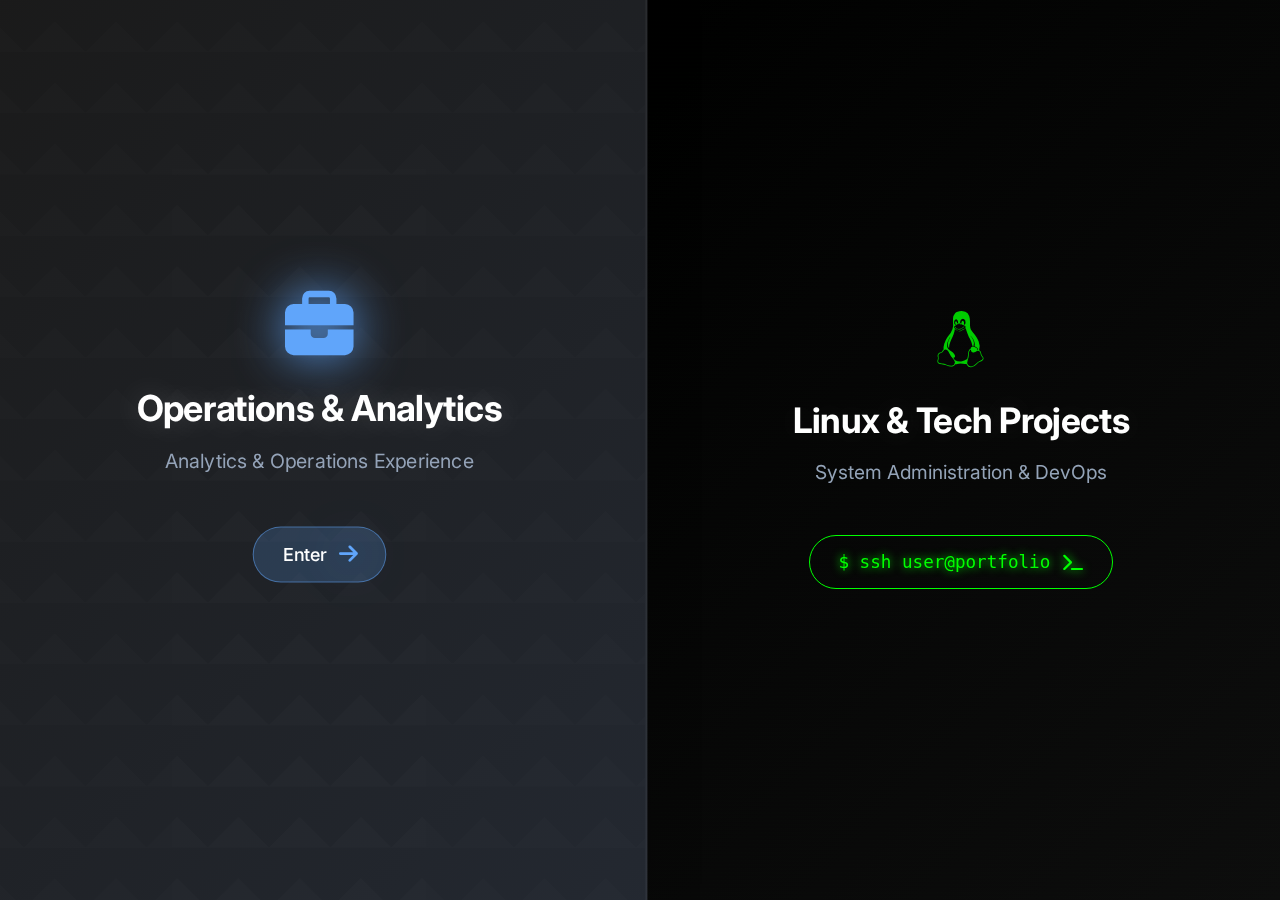
<file: index.html>
<!DOCTYPE html>
<html lang="en">
<head>
    <meta charset="UTF-8">
    <meta name="viewport" content="width=device-width, initial-scale=1.0">
    <meta name="description" content="Miguel Quintero's Portfolio - Operations Analytics & Linux Technology Expert">
    <meta name="keywords" content="operations analytics, linux, tech projects, portfolio, system administration, devops">
    <meta property="og:title" content="Miguel Quintero - Portfolio">
    <meta property="og:description" content="Explore my dual expertise in Operations Analytics and Linux Technology">
    <meta property="og:type" content="website">
    <meta name="theme-color" content="#60a5fa">
    <title>Miguel Quintero - Portfolio</title>
    <link rel="preconnect" href="https://fonts.googleapis.com">
    <link rel="preconnect" href="https://fonts.gstatic.com" crossorigin>
    <link rel="preload" href="landing.css" as="style">
    <link href="https://fonts.googleapis.com/css2?family=Inter:wght@400;500;600;700&display=swap" rel="stylesheet">
    <link rel="stylesheet" href="https://cdnjs.cloudflare.com/ajax/libs/font-awesome/6.5.1/css/all.min.css">
    <link rel="stylesheet" href="landing.css">
</head>
<body>
    <div class="loading-overlay">
        <div class="loading-spinner"></div>
    </div>
    <main role="main">
        <h1 class="portal-hint" id="portal-hint">Select a Portfolio</h1>
        <div class="portal-container" role="navigation" aria-labelledby="portal-hint">
            <a href="./corporate/index.html" class="portal business" aria-label="Operations & Analytics Portfolio">
                <div class="portal-content">
                    <i class="fas fa-briefcase" aria-hidden="true"></i>
                    <h2>Operations & Analytics</h2>
                    <p>Analytics & Operations Experience</p>
                    <span class="portal-cta">Enter <i class="fas fa-arrow-right" aria-hidden="true"></i></span>
                </div>
            </a>

            <a href="./linux/index.html" class="portal tech" aria-label="Linux & Tech Projects Portfolio">
                <div class="portal-content">
                    <i class="fab fa-linux" aria-hidden="true"></i>
                    <h2>Linux & Tech Projects</h2>
                    <p>System Administration & DevOps</p>
                    <span class="portal-cta">$ ssh user@portfolio <i class="fas fa-terminal" aria-hidden="true"></i></span>
                </div>
            </a>
        </div>
    </main>
    <noscript>
        <div class="noscript-message">
            Please enable JavaScript to view this portfolio website.
        </div>
    </noscript>
</body>
</html>
</file>
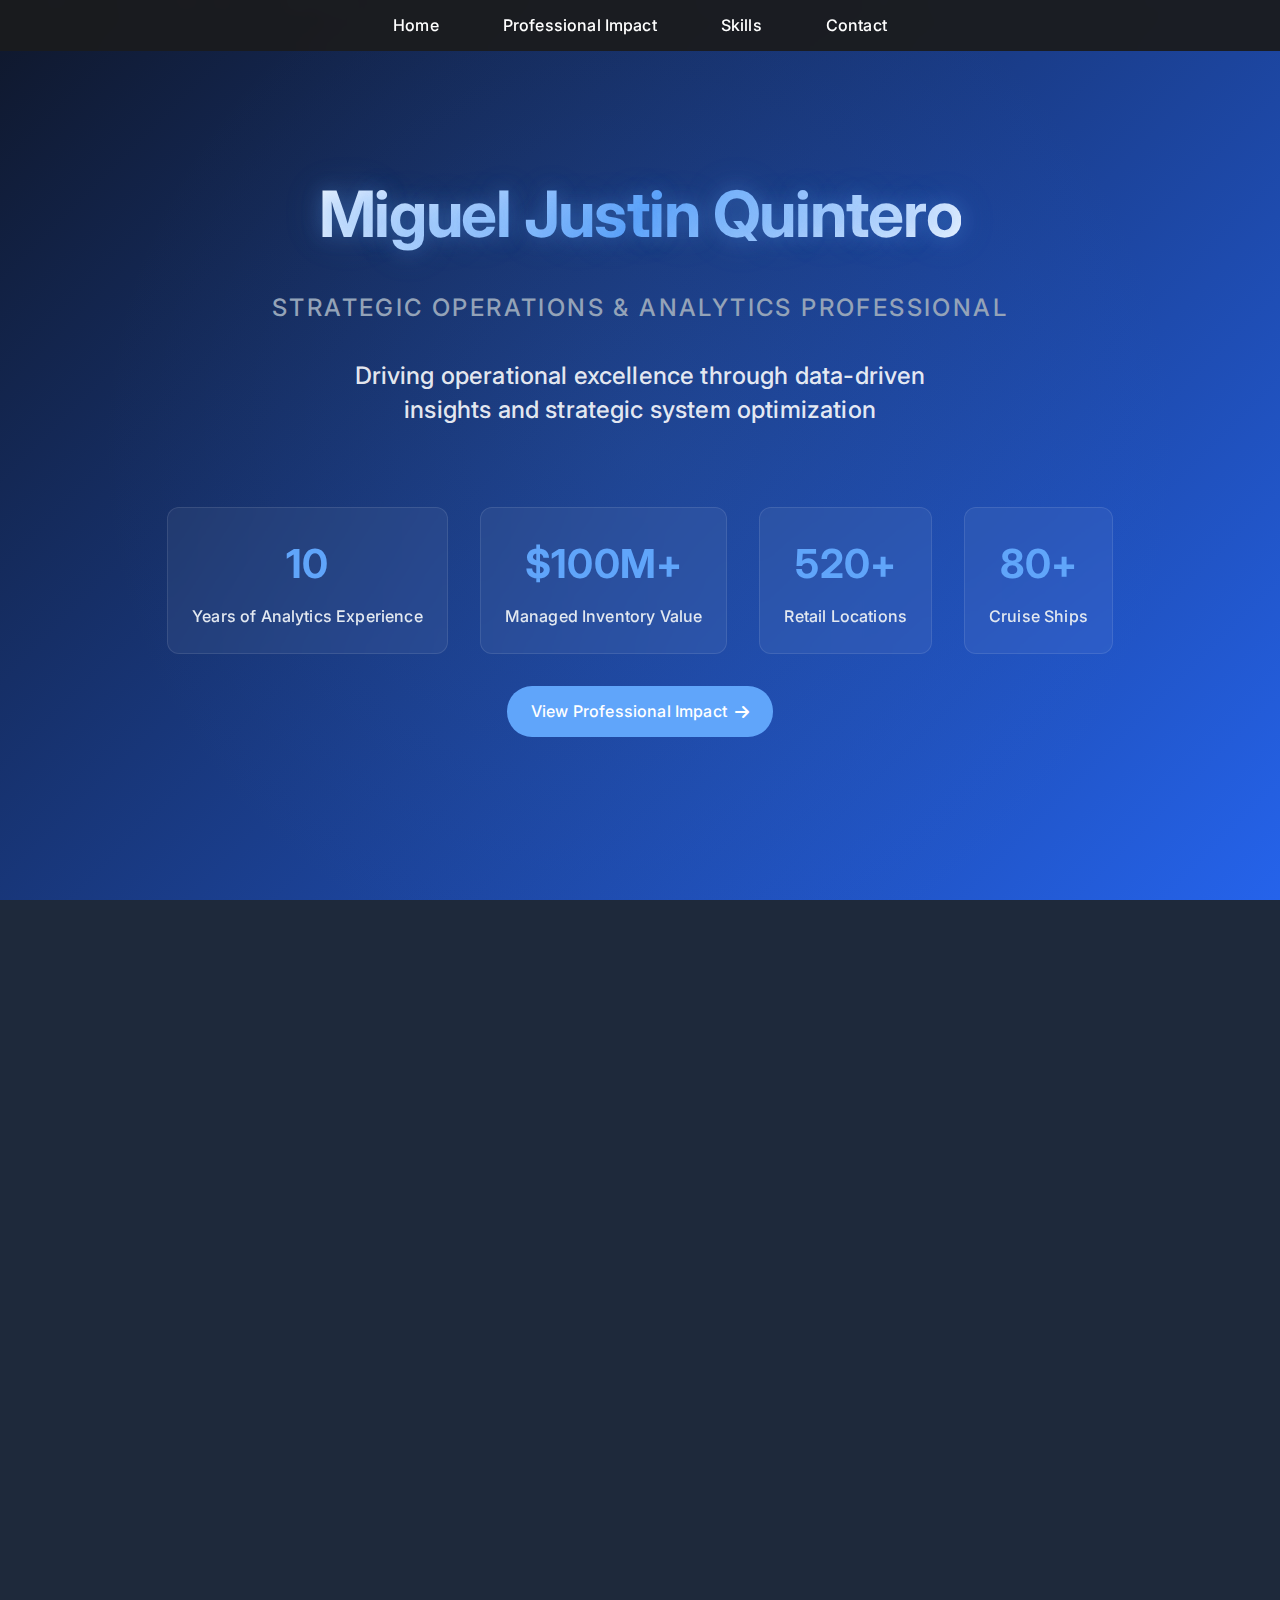
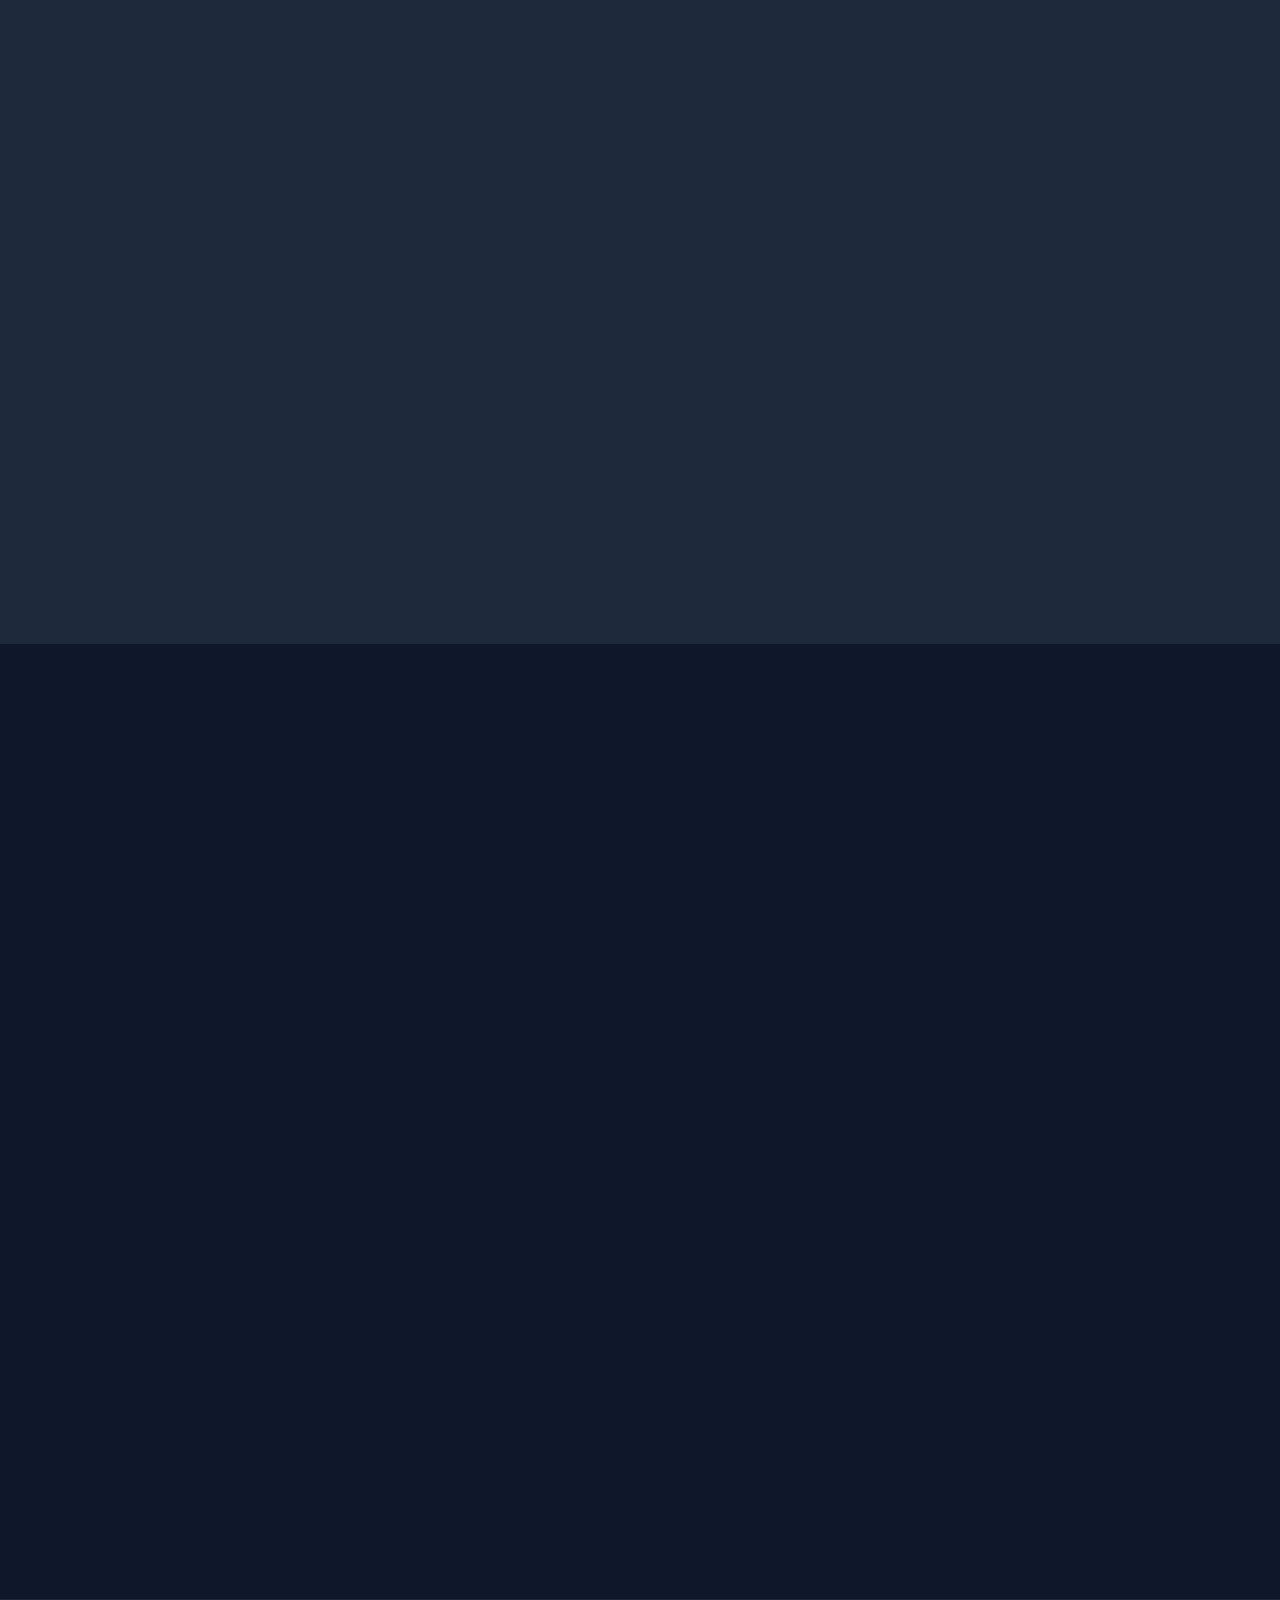
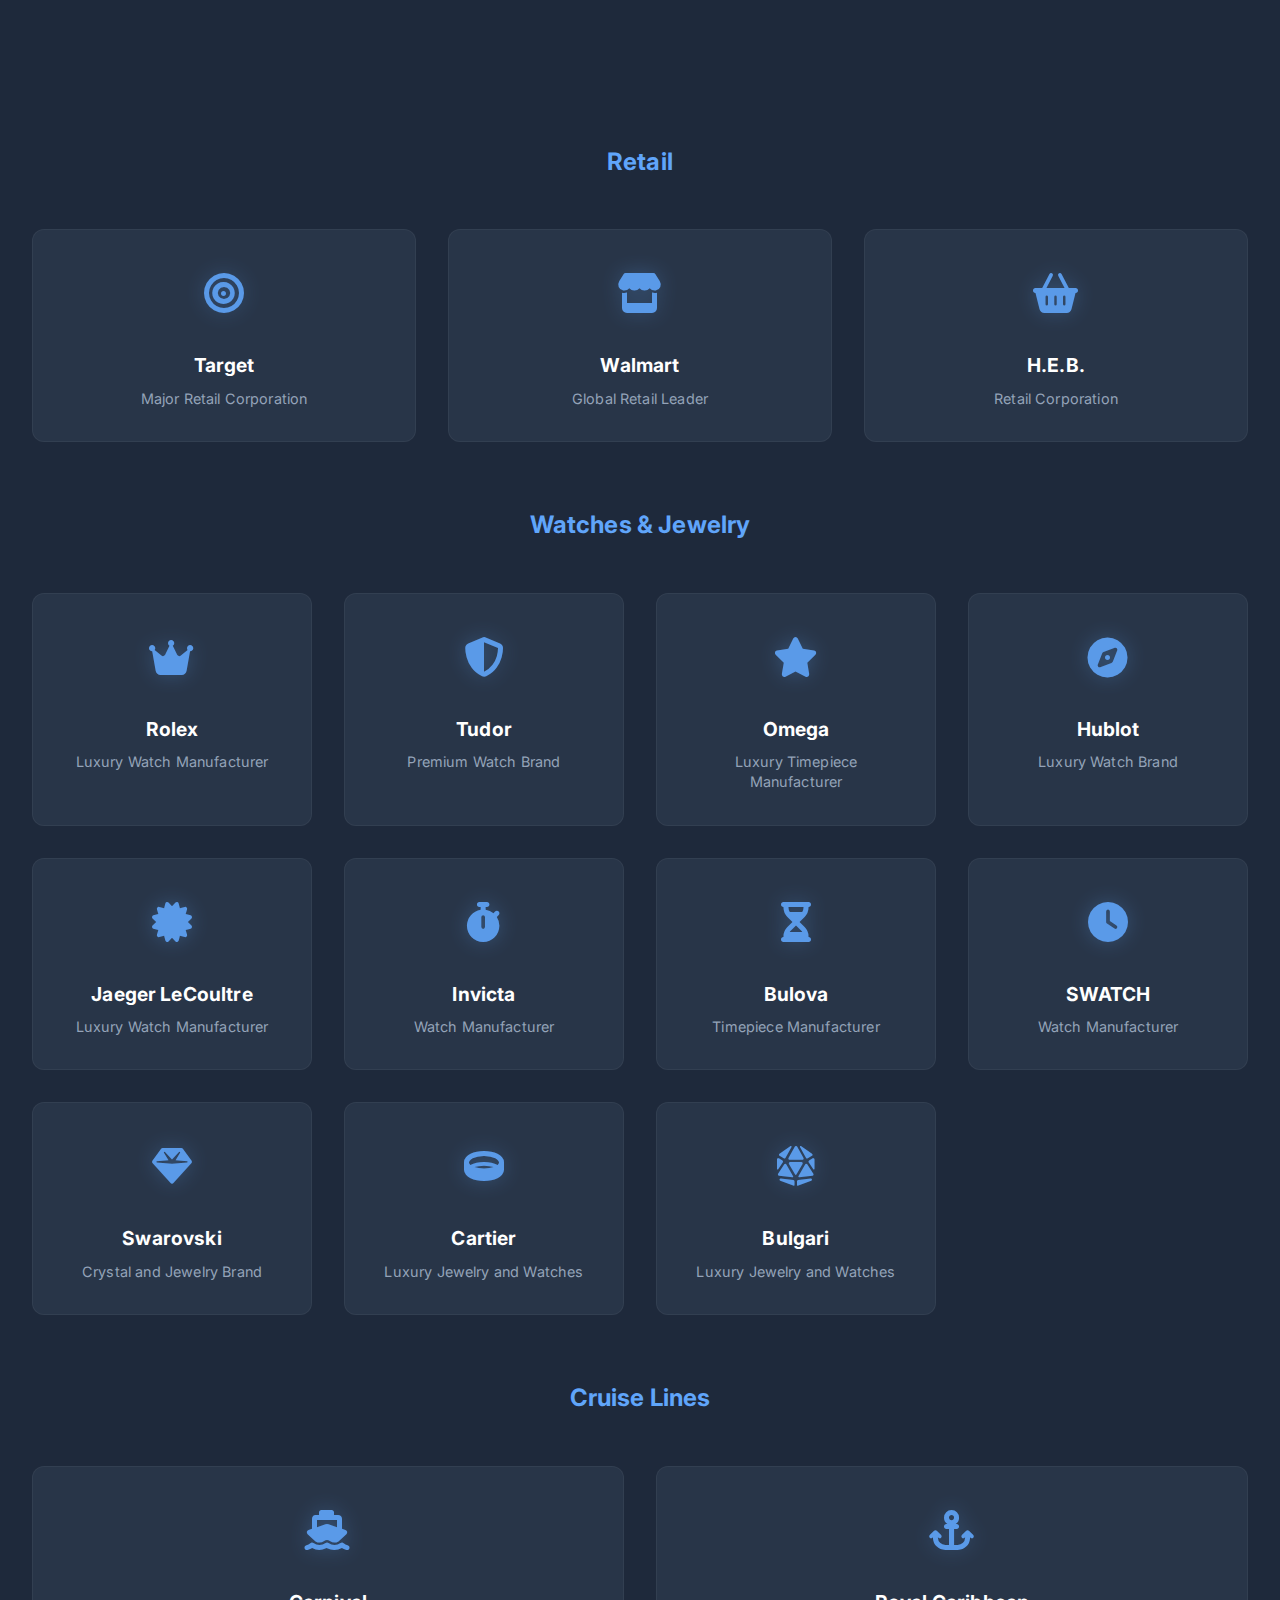
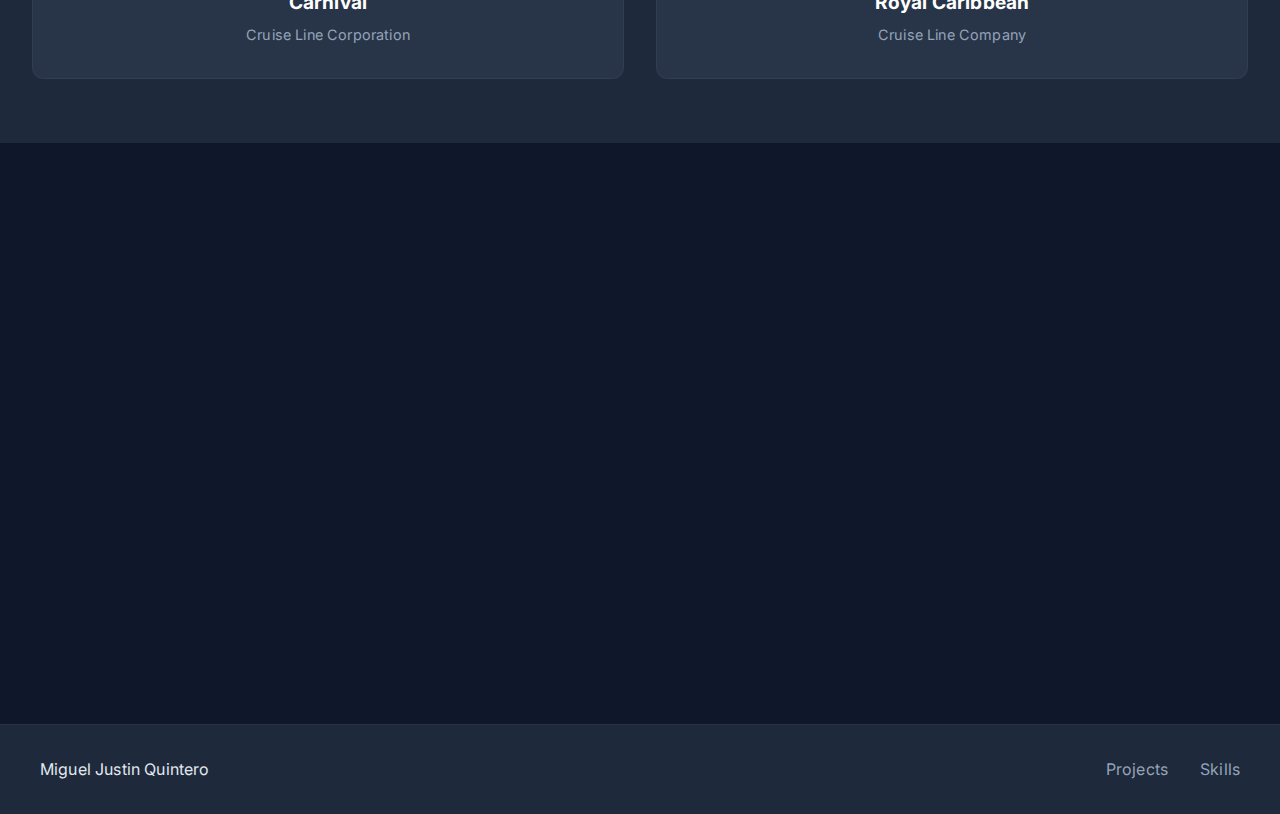
<file: corporate/index.html>
<!DOCTYPE html>
<html lang="en">
<head>
    <meta charset="UTF-8">
    <meta name="viewport" content="width=device-width, initial-scale=1.0">
    <meta http-equiv="X-UA-Compatible" content="IE=edge">
    <meta name="description" content="Portfolio showcasing impactful supply chain and inventory management projects">
    <meta name="author" content="Miguel Justin Quintero">
    <meta property="og:title" content="Miguel Quintero | Operations & Analytics Professional">
    <meta property="og:description" content="Strategic operations professional driving excellence through data-driven insights">
    <meta property="og:type" content="website">
    <meta name="theme-color" content="#60a5fa">
    <title>Miguel Quintero | Operations & Analytics Professional</title>
    <link rel="icon" href="data:image/svg+xml,<svg xmlns='http://www.w3.org/2000/svg' viewBox='0 0 512 512'><path fill='%2360a5fa' d='M184 48H328c4.4 0 8 3.6 8 8V96H176V56c0-4.4 3.6-8 8-8zm-56 8V96H64C28.7 96 0 124.7 0 160v96H192 320 512V160c0-35.3-28.7-64-64-64H384V56c0-30.9-25.1-56-56-56H184c-30.9 0-56 25.1-56 56zM512 288H320v32c0 17.7-14.3 32-32 32H224c-17.7 0-32-14.3-32-32V288H0V416c0 35.3 28.7 64 64 64H448c35.3 0 64-28.7 64-64V288z'/></svg>">
    <link rel="stylesheet" href="styles.css">
    <link href="https://fonts.googleapis.com/css2?family=Inter:wght@400;500;600;700&display=swap" rel="stylesheet">
    <link rel="stylesheet" href="https://cdnjs.cloudflare.com/ajax/libs/font-awesome/6.5.1/css/all.min.css">
    <link rel="preconnect" href="https://fonts.googleapis.com">
    <link rel="preconnect" href="https://fonts.gstatic.com" crossorigin>
    <link rel="preload" href="styles.css" as="style">
    <link rel="preload" href="https://cdnjs.cloudflare.com/ajax/libs/font-awesome/6.5.1/css/all.min.css" as="style">
    <link rel="preload" href="https://fonts.googleapis.com/css2?family=Inter:wght@600;700&display=swap" as="style">
</head>
<body>
    <nav class="main-nav" role="navigation" aria-label="Main navigation">
        <ul>
            <li><a href="#" class="home-link">Home</a></li>
            <li><a href="#projects">Professional Impact</a></li>
            <li><a href="#skills">Skills</a></li>
            <li><a href="#contact">Contact</a></li>
        </ul>
    </nav>

    <header class="hero">
        <h1>Miguel Justin Quintero</h1>
        <p class="hero-title">Strategic Operations & Analytics Professional</p>
        <div class="hero-content">
            <p class="hero-description">Driving operational excellence through data-driven insights and strategic system optimization</p>
            <div class="hero-stats" role="list" aria-label="Key Statistics">
                <div class="stat-card" role="listitem">
                    <span class="stat-number">10</span>
                    <span class="stat-label">Years of Analytics Experience</span>
                </div>
                <div class="stat-card" role="listitem">
                    <span class="stat-number">$100M+</span>
                    <span class="stat-label">Managed Inventory Value</span>
                </div>
                <div class="stat-card" role="listitem">
                    <span class="stat-number">520+</span>
                    <span class="stat-label">Retail Locations</span>
                </div>
                <div class="stat-card" role="listitem">
                    <span class="stat-number">80+</span>
                    <span class="stat-label">Cruise Ships</span>
                </div>
            </div>
            <a href="#projects" class="cta-button">View Professional Impact <i class="fas fa-arrow-right"></i></a>
        </div>
    </header>

    <main>
        <section id="projects">
            <div class="section-container">
                <div class="section-header">
                    <h2 class="section-title">Professional Impact</h2>
                    <p class="section-subtitle">Key achievements and contributions across different business domains</p>
                </div>
                <div class="achievements-grid">
                    <article class="achievement-card inventory">
                        <div class="achievement-icon">
                            <i class="fas fa-boxes" aria-hidden="true"></i>
                        </div>
                        <h3>Inventory & Warehouse Management</h3>
                        <ul class="achievement-highlights">
                            <li>Led restructuring of three warehouses to improve organization and efficiency</li>
                            <li>Established chain-of-custody processes to eliminate production losses</li>
                            <li>Managed inventory levels for 520+ retail stores nationwide</li>
                            <li>Coordinated luxury timepiece and jewelry distribution to 80+ cruise ships</li>
                            <li>Created Excel-based data consolidation center for improved reporting</li>
                            <li>Achieved over 95% allocation accuracy for nationwide retail operations</li>
                        </ul>
                    </article>

                    <article class="achievement-card planning">
                        <div class="achievement-icon">
                            <i class="fas fa-chart-line"></i>
                        </div>
                        <h3>Planning & Analysis</h3>
                        <ul class="achievement-highlights">
                            <li>Analyzed historical data for seasonal and lifecycle product planning</li>
                            <li>Performed KPI analysis for warehouse process improvement</li>
                            <li>Developed allocation strategies for nationwide retail operations</li>
                            <li>Created supply chain visibility tool (Glimpse of Greatness award)</li>
                            <li>Managed purchase orders and SKU maintenance for luxury products</li>
                            <li>Conducted sales analysis and forecasting for international operations</li>
                        </ul>
                    </article>

                    <article class="achievement-card logistics">
                        <div class="achievement-icon">
                            <i class="fas fa-ship"></i>
                        </div>
                        <h3>Logistics & Distribution</h3>
                        <ul class="achievement-highlights">
                            <li>Managed 500+ worldwide reverse logistics offloads annually</li>
                            <li>Coordinated time-sensitive direct-to-ship deliveries</li>
                            <li>Led vendor partnership program in Panama Canal region</li>
                            <li>Served as logistics liaison for CEO and executives</li>
                            <li>Managed international manufacturer relationships</li>
                            <li>Coordinated with Swiss watch vendors on global operations</li>
                        </ul>
                    </article>

                    <article class="achievement-card systems">
                        <div class="achievement-icon">
                            <i class="fas fa-laptop-code"></i>
                        </div>
                        <h3>Systems & Implementation</h3>
                        <ul class="achievement-highlights">
                            <li>Led ERP system rollout and staff training</li>
                            <li>Implemented warehouse communication infrastructure</li>
                            <li>Proficient in JDA, Navisphere, Navision, and other ERP systems</li>
                            <li>Created data management solutions using Excel and Access</li>
                            <li>Developed automated reporting systems</li>
                            <li>Streamlined inventory tracking processes</li>
                        </ul>
                    </article>
                </div>
            </div>
        </section>

        <section id="skills">
            <div class="section-container">
                <h2 class="section-title">Core Competencies</h2>
                <p class="section-subtitle">Key areas of expertise developed through hands-on experience</p>
                <div class="skills-grid">
                    <article class="skill-card">
                        <div class="skill-icon">
                            <i class="fas fa-boxes" aria-hidden="true"></i>
                        </div>
                        <h3>Supply Chain Management</h3>
                        <p class="skill-description">Optimizing inventory flow and warehouse operations across global supply networks</p>
                        <ul class="skill-list">
                            <li>Product Allocation & Distribution</li>
                            <li>Inventory Control Systems</li>
                            <li>Warehouse Operations</li>
                            <li>ERP System Implementation</li>
                        </ul>
                    </article>
                    <article class="skill-card">
                        <div class="skill-icon">
                            <i class="fas fa-chart-line" aria-hidden="true"></i>
                        </div>
                        <h3>Analysis & Reporting</h3>
                        <p class="skill-description">Transforming complex data into actionable business insights</p>
                        <ul class="skill-list">
                            <li>Data Analysis & Visualization</li>
                            <li>KPI Development & Tracking</li>
                            <li>Business Intelligence</li>
                            <li>Process Optimization</li>
                        </ul>
                    </article>
                    <article class="skill-card">
                        <div class="skill-icon">
                            <i class="fas fa-users" aria-hidden="true"></i>
                        </div>
                        <h3>Team Collaboration & Communication</h3>
                        <p class="skill-description">Building and leading high-performing teams across multiple departments</p>
                        <ul class="skill-list">
                            <li>Strategic Team Alignment</li>
                            <li>Project Management</li>
                            <li>Stakeholder Relations</li>
                            <li>Training & Development</li>
                        </ul>
                    </article>
                </div>
            </div>
        </section>

        <section id="companies" class="companies-section">
            <div class="section-container">
                <h2 class="section-title">Companies I've Worked With</h2>
                
                <div class="companies-category">
                    <h3 class="category-title">Retail</h3>
                    <div class="companies-grid">
                        <div class="company-card">
                            <div class="company-icon">
                                <i class="fas fa-bullseye"></i>
                            </div>
                            <h3>Target</h3>
                            <p>Major Retail Corporation</p>
                        </div>
                        <div class="company-card">
                            <div class="company-icon">
                                <i class="fas fa-store"></i>
                            </div>
                            <h3>Walmart</h3>
                            <p>Global Retail Leader</p>
                        </div>
                        <div class="company-card">
                            <div class="company-icon">
                                <i class="fas fa-shopping-basket"></i>
                            </div>
                            <h3>H.E.B.</h3>
                            <p>Retail Corporation</p>
                        </div>
                    </div>
                </div>

                <div class="companies-category">
                    <h3 class="category-title">Watches & Jewelry</h3>
                    <div class="companies-grid">
                        <div class="company-card">
                            <div class="company-icon">
                                <i class="fas fa-crown"></i>
                            </div>
                            <h3>Rolex</h3>
                            <p>Luxury Watch Manufacturer</p>
                        </div>
                        <div class="company-card">
                            <div class="company-icon">
                                <i class="fas fa-shield-alt"></i>
                            </div>
                            <h3>Tudor</h3>
                            <p>Premium Watch Brand</p>
                        </div>
                        <div class="company-card">
                            <div class="company-icon">
                                <i class="fas fa-star"></i>
                            </div>
                            <h3>Omega</h3>
                            <p>Luxury Timepiece Manufacturer</p>
                        </div>
                        <div class="company-card">
                            <div class="company-icon">
                                <i class="fas fa-compass"></i>
                            </div>
                            <h3>Hublot</h3>
                            <p>Luxury Watch Brand</p>
                        </div>
                        <div class="company-card">
                            <div class="company-icon">
                                <i class="fas fa-certificate"></i>
                            </div>
                            <h3>Jaeger LeCoultre</h3>
                            <p>Luxury Watch Manufacturer</p>
                        </div>
                        <div class="company-card">
                            <div class="company-icon">
                                <i class="fas fa-stopwatch"></i>
                            </div>
                            <h3>Invicta</h3>
                            <p>Watch Manufacturer</p>
                        </div>
                        <div class="company-card">
                            <div class="company-icon">
                                <i class="fas fa-hourglass-half"></i>
                            </div>
                            <h3>Bulova</h3>
                            <p>Timepiece Manufacturer</p>
                        </div>
                        <div class="company-card">
                            <div class="company-icon">
                                <i class="fas fa-clock"></i>
                            </div>
                            <h3>SWATCH</h3>
                            <p>Watch Manufacturer</p>
                        </div>
                        <div class="company-card">
                            <div class="company-icon">
                                <i class="fas fa-gem"></i>
                            </div>
                            <h3>Swarovski</h3>
                            <p>Crystal and Jewelry Brand</p>
                        </div>
                        <div class="company-card">
                            <div class="company-icon">
                                <i class="fas fa-ring"></i>
                            </div>
                            <h3>Cartier</h3>
                            <p>Luxury Jewelry and Watches</p>
                        </div>
                        <div class="company-card">
                            <div class="company-icon">
                                <i class="fas fa-dice-d20"></i>
                            </div>
                            <h3>Bulgari</h3>
                            <p>Luxury Jewelry and Watches</p>
                        </div>
                    </div>
                </div>

                <div class="companies-category">
                    <h3 class="category-title">Cruise Lines</h3>
                    <div class="companies-grid">
                        <div class="company-card">
                            <div class="company-icon">
                                <i class="fas fa-ship"></i>
                            </div>
                            <h3>Carnival</h3>
                            <p>Cruise Line Corporation</p>
                        </div>
                        <div class="company-card">
                            <div class="company-icon">
                                <i class="fas fa-anchor"></i>
                            </div>
                            <h3>Royal Caribbean</h3>
                            <p>Cruise Line Company</p>
                        </div>
                    </div>
                </div>
            </div>
        </section>

        <section id="contact">
            <div class="section-container">
                <div class="section-header">
                    <h2 class="section-title">Contact</h2>
                    <p class="section-subtitle">Let's connect and discuss opportunities</p>
                </div>
                <div class="contact-grid">
                    <a href="mailto:justin@mjquintero.com" class="contact-card">
                        <div class="contact-icon">
                            <i class="fas fa-envelope"></i>
                        </div>
                        <h3>Email</h3>
                        <p>justin@mjquintero.com</p>
                    </a>
                    <a href="https://www.linkedin.com/in/justinquintero" class="contact-card" target="_blank" rel="noopener noreferrer">
                        <div class="contact-icon">
                            <i class="fab fa-linkedin"></i>
                        </div>
                        <h3>LinkedIn</h3>
                        <p>View Profile</p>
                    </a>
                </div>
            </div>
        </section>
    </main>
    <footer class="main-footer">
        <div class="section-container">
            <p>Miguel Justin Quintero</p>
            <div class="footer-links">
                <a href="#projects">Projects</a>
                <a href="#skills">Skills</a>
            </div>
        </div>
    </footer>
    <button class="back-to-top" aria-label="Back to top">
        <i class="fas fa-arrow-up"></i>
    </button>
    <script src="script.js"></script>
</body>
</html>
</file>
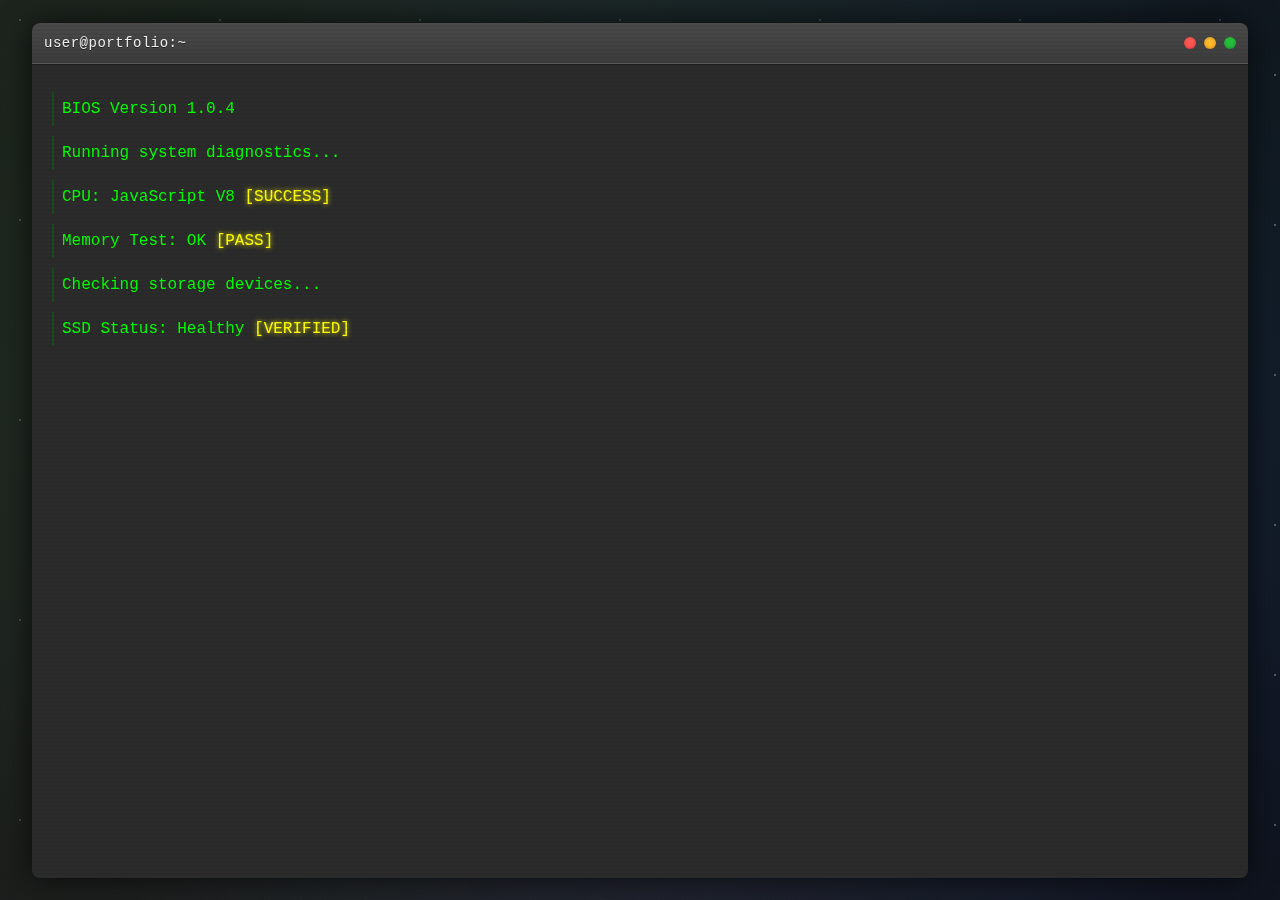
<file: linux/index.html>
<!DOCTYPE html>
<html lang="en">
<head>
    <meta charset="UTF-8">
    <meta name="viewport" content="width=device-width, initial-scale=1.0">
    <meta name="description" content="Interactive Terminal Portfolio - A unique command-line interface portfolio">
    <meta name="keywords" content="portfolio, terminal, developer, interactive">
    <meta name="author" content="Miguel Justin Quintero">
    <meta property="og:title" content="Terminal Portfolio | Miguel Quintero">
    <meta property="og:description" content="Interactive Terminal Portfolio - A unique command-line interface portfolio">
    <meta property="og:type" content="website">
    <meta name="theme-color" content="#00ff00">
    <title>Terminal Portfolio</title>
    <link rel="stylesheet" href="css/style.css">
    <link rel="icon" type="image/png" sizes="32x32" href="../img/favicon-32x32.png">
    <link rel="icon" type="image/png" sizes="16x16" href="../img/favicon-16x16.png">
    <link rel="apple-touch-icon" sizes="180x180" href="../img/apple-touch-icon.png">
</head>
<body>
    <noscript>
        <div style="color: #fff; text-align: center; padding: 2rem;">
            This terminal interface requires JavaScript to function. Please enable JavaScript to continue.
        </div>
    </noscript>
    <div class="star-field"></div>
    <div class="terminal" role="application" aria-label="Terminal Interface">
        <div class="terminal-header">
            <div class="terminal-buttons" role="toolbar" aria-label="Terminal Controls">
                <span class="close" role="button" aria-label="Close"></span>
                <span class="minimize" role="button" aria-label="Minimize"></span>
                <span class="maximize" role="button" aria-label="Maximize"></span>
            </div>
            <div class="terminal-title">user@portfolio:~</div>
        </div>
        <div class="terminal-content">
            <div class="terminal-output"></div>
            <div class="terminal-input-line">
                <span class="prompt">user@portfolio:~$</span>
                <input type="text" class="terminal-input" autofocus>
                <span class="cursor">█</span>
            </div>
        </div>
    </div>
    <script src="js/main.js"></script>
</body>
</html>
</file>
<file: landing.css>
:root {
    --accent-pro: #60a5fa;
    --accent-tech: #00ff00;
}

.noscript-message {
    position: fixed;
    top: 0;
    left: 0;
    right: 0;
    background: rgba(0, 0, 0, 0.9);
    color: white;
    text-align: center;
    padding: 1rem;
    z-index: 9999;
    font-family: 'Inter', sans-serif;
}

* {
    margin: 0;
    padding: 0;
    box-sizing: border-box;
}

body {
    min-height: 100vh;
    font-family: 'Inter', sans-serif;
    color: white;
    overflow: hidden;
}

.portal-container {
    position: fixed;
    inset: 0;
    display: flex;
    background: radial-gradient(
        circle at center,
        rgba(96, 165, 250, 0.05) 0%,
        transparent 50%,
        rgba(0, 255, 0, 0.05) 100%
    );
    background-size: 200% 200%;
    transition: background-position 0.1s ease-out;
}

.portal {
    flex: 1;
    height: 100vh;
    display: flex;
    justify-content: center;
    align-items: center;
    text-decoration: none;
    color: white;
    position: relative;
    overflow: hidden;
    transition: transform 0.4s ease, box-shadow 0.4s ease;
}

.portal:hover {
    transform: scale(1.02);
    z-index: 1;
    box-shadow: 0 0 50px rgba(0, 0, 0, 0.3);
}

.portal::after {
    content: '';
    position: absolute;
    bottom: 0;
    left: 0;
    width: 100%;
    height: 3px;
    background: var(--accent-pro);
    transform: scaleX(0);
    transition: transform 0.4s ease;
    transform-origin: center;
}

.portal:hover::after {
    transform: scaleX(1);
}

.tech::after {
    background: var(--accent-tech);
}

.business {
    background: linear-gradient(135deg, #1a1a1a 0%, #2d3748 100%);
    border-right: 2px solid rgba(255, 255, 255, 0.05);
    position: relative;
    background-size: 200% 200%;
    animation: gradientMove 15s ease infinite;
}

.business::before {
    content: '';
    position: absolute;
    inset: 0;
    background-image: 
        linear-gradient(45deg, rgba(255, 255, 255, 0.05) 25%, transparent 25%),
        linear-gradient(-45deg, rgba(255, 255, 255, 0.05) 25%, transparent 25%);
    background-size: 60px 60px;
    opacity: 0.3;
}

.tech {
    background: linear-gradient(135deg, #000000 0%, #1a1a1a 100%);
    border-left: 1px solid rgba(255, 255, 255, 0.1);
    position: relative;
    background-size: 200% 200%;
    animation: gradientMove 15s ease infinite reverse;
}

.tech::before {
    content: '';
    position: absolute;
    inset: 0;
    background-image: 
        repeating-linear-gradient(0deg, transparent, transparent 2px, rgba(0, 255, 0, 0.05) 2px, rgba(0, 255, 0, 0.05) 4px);
    opacity: 0.1;
}

.portal-content {
    text-align: center;
    padding: 3rem;
    max-width: 500px;
    margin: 0 auto;
    transition: transform 0.4s ease;
}

.portal:hover .portal-content {
    transform: translateY(-10px);
}

.portal i {
    font-size: 3.5rem;
    margin-bottom: 2rem;
    opacity: 0.8;
    transition: all 0.5s ease;
}

.business i {
    color: var(--accent-pro);
}

.tech i {
    color: var(--accent-tech);
}

.portal:hover i {
    transform: scale(1.2);
    opacity: 1;
    filter: drop-shadow(0 0 20px currentColor);
}

.portal h2 {
    font-size: 2.2rem;
    margin-bottom: 1rem;
    font-weight: 700;
    letter-spacing: -0.02em;
    text-shadow: 0 0 30px rgba(255, 255, 255, 0.1);
    transition: text-shadow 0.3s ease;
}

.portal:hover h2 {
    text-shadow: 0 0 30px rgba(255, 255, 255, 0.2);
}

.portal p {
    color: #94a3b8;
    font-size: 1.2rem;
    max-width: 400px;
    margin: 0 auto 3rem;
    line-height: 1.6;
}

.portal-cta {
    padding: 0.8rem 1.5rem;
    border-radius: 30px;
    font-size: 1.1rem;
    transition: all 0.3s ease;
    display: inline-flex;
    align-items: center;
    gap: 0.8rem;
    font-weight: 500;
}

.portal-cta i {
    font-size: 1.1rem !important;
    margin: 0 !important;
    opacity: 1;
}

.business .portal-cta {
    background: rgba(96, 165, 250, 0.2);
    border: 1px solid rgba(96, 165, 250, 0.5);
    padding: 1rem 1.8rem;
    transition: all 0.3s ease;
    display: inline-flex;
    align-items: center;
    gap: 0.8rem;
}

.business .portal-cta:hover {
    background: rgba(96, 165, 250, 0.3);
    border-color: rgba(96, 165, 250, 0.8);
    box-shadow: 0 5px 15px rgba(255, 255, 255, 0.3);
}

.tech .portal-cta {
    font-family: monospace;
    color: var(--accent-tech);
    border: 1px solid var(--accent-tech);
    text-shadow: 0 0 10px var(--accent-tech);
    padding: 1rem 1.8rem;
    transition: all 0.3s ease;
    display: inline-flex;
    align-items: center;
    gap: 0.8rem;
}

.tech .portal-cta:hover {
    background: rgba(0, 255, 0, 0.1);
    border-color: rgba(0, 255, 0, 0.8);
    box-shadow: 0 5px 15px rgba(0, 255, 0, 0.2);
}

.portal-cta:hover {
    transform: translateY(-2px);
}

@media (max-width: 768px) {
    .portal-container {
        flex-direction: column;
    }
    
    .portal:hover {
        flex: 1.1;
    }

    .portal:not(:hover) {
        flex: 0.9;
    }

    .business {
        border-right: none;
        border-bottom: 1px solid rgba(255, 255, 255, 0.1);
    }

    .tech {
        border-left: none;
        border-top: 1px solid rgba(255, 255, 255, 0.1);
    }

    .portal h2 {
        font-size: 1.8rem;
    }

    .portal p {
        font-size: 1rem;
        margin-bottom: 2rem;
    }

    .portal-cta {
        padding: 0.8rem 1.5rem;
        font-size: 1.1rem;
        display: inline-flex;
        align-items: center;
        justify-content: center;
        gap: 0.8rem;
        width: auto;
        min-width: 180px;
    }

    .portal-cta i {
        font-size: 1.1rem !important;
    }

    .portal i {
        font-size: 2.5rem;
        margin-bottom: 1.5rem;
    }

    .portal-content {
        padding-top: 5rem;
    }

    .business .portal-cta,
    .tech .portal-cta {
        padding: 0.8rem 1.5rem;
        font-size: 1.1rem;
        width: auto;
        min-width: 200px;
    }

    .portal-cta i {
        font-size: 1.1rem !important;
    }

    .tech .portal-cta {
        font-size: 0.9rem;
    }
}

@media (max-width: 480px) {
    .portal-hint {
        font-size: 1.2rem;
    }

    .portal h2 {
        font-size: 1.5rem;
    }

    .portal-content {
        padding: 5rem 1rem 1.5rem;
    }

    .portal i {
        font-size: 2rem;
        margin-bottom: 1rem;
    }

    .portal-cta {
        padding: 0.8rem 1.5rem;
        font-size: 1.1rem;
        min-width: 160px;
    }

    .business .portal-cta,
    .tech .portal-cta {
        padding: 0.8rem 1.2rem;
        min-width: 180px;
    }

    .portal-cta i {
        font-size: 1.1rem !important;
    }
}

@keyframes gradientMove {
    0% { background-position: 0% 50%; }
    50% { background-position: 100% 50%; }
    100% { background-position: 0% 50%; }
}

.portal:focus-visible {
    outline: none;
    box-shadow: inset 0 0 0 2px var(--accent-pro);
}

.tech:focus-visible {
    box-shadow: inset 0 0 0 2px var(--accent-tech);
}

.landing-header {
    position: fixed;
    top: 0;
    left: 0;
    right: 0;
    padding: 1.5rem;
    text-align: center;
    background: rgba(0, 0, 0, 0.3);
    backdrop-filter: blur(10px);
    z-index: 10;
    border-bottom: 1px solid rgba(255, 255, 255, 0.05);
}

.landing-header h1 {
    font-size: 1.8rem;
    color: #fff;
    font-weight: 600;
    letter-spacing: -0.02em;
}

.landing-header p {
    color: #94a3b8;
    margin-top: 0.5rem;
    font-size: 1rem;
}

.portal-hint {
    position: absolute;
    top: 0;
    left: 50%;
    transform: translateX(-50%) translateY(-100%);
    z-index: 10;
    text-align: center;
    opacity: 0;
    animation: slideDown 0.8s ease forwards 0.5s;
    width: 100%;
    background: rgba(0, 0, 0, 0.3);
    backdrop-filter: blur(10px);
    border-bottom: 1px solid rgba(255, 255, 255, 0.05);
}

.portal-hint h1 {
    font-size: 1.8rem;
    font-weight: 500;
    color: rgba(255, 255, 255, 0.9);
    text-transform: uppercase;
    letter-spacing: 0.1em;
    position: relative;
    padding: 1.5rem;
    color: #94a3b8;
    transition: color 0.3s ease;
}

@keyframes slideDown {
    from { 
        opacity: 0;
        transform: translate(-50%, -100%);
    }
    to { 
        opacity: 1;
        transform: translate(-50%, 0);
    }
}
</file>
<file: corporate/styles.css>
/* Base Styles and Variables */
:root {
    --primary-color: #ffffff;
    --accent-color: #60a5fa;
    --accent-rgb: 96, 165, 250;
    --background-color: #0f172a;
    --background-alt: #1e293b;
    --card-bg: #283548;
    --text-color: #e2e8f0;
    --card-shadow: 0 4px 6px rgba(0, 0, 0, 0.2);
    --transition-speed: 0.3s;
    --gradient-start: #0f172a;
    --gradient-end: #2563eb;
    --text-muted: #94a3b8;
    --text-bright: #ffffff;
    --heading-color: #f8fafc;
}

/* Reset and Base Styles */
* {
    margin: 0;
    padding: 0;
    box-sizing: border-box;
}

html {
    scroll-behavior: smooth;
    font-size: 16px;
    scroll-padding-top: 60px;
}

body {
    font-family: 'Inter', sans-serif;
    line-height: 1.6;
    background-color: var(--background-color);
    color: var(--text-color);
    letter-spacing: 0.01em;
}

/* Navigation */
.main-nav {
    position: fixed;
    top: 0;
    left: 0;
    width: 100%;
    background: rgba(26, 27, 30, 0.95);
    backdrop-filter: blur(10px);
    z-index: 1000;
    padding: 0.8rem 0;
}

.main-nav ul {
    display: flex;
    justify-content: center;
    gap: 2rem;
    list-style: none;
}

.main-nav a {
    color: white;
    text-decoration: none;
    font-weight: 500;
    padding: 0.5rem 1rem;
    border-radius: 4px;
    transition: background-color 0.3s;
}

.main-nav a:hover {
    background-color: var(--accent-color);
}

/* Hero Section */
.hero {
    height: 100vh;
    background: linear-gradient(135deg, var(--gradient-start), var(--gradient-end));
    color: white;
    display: flex;
    flex-direction: column;
    justify-content: center;
    align-items: center;
    text-align: center;
    padding: 2rem;
    position: relative;
    overflow: hidden;
    isolation: isolate;
}

.hero-content {
    max-width: 1200px;
    width: 100%;
    margin-top: 2rem;
    position: relative;
    z-index: 1;
    animation: fadeInUp 1s ease-out;
    display: flex;
    flex-direction: column;
    align-items: center;
}

.hero-description {
    max-width: 600px;
    margin: 0 auto 3rem;
    font-size: 1.5rem;
    font-weight: 500;
    color: rgba(255, 255, 255, 0.9);
    line-height: 1.4;
    text-align: center;
}

.cta-button {
    display: inline-flex;
    align-items: center;
    gap: 0.5rem;
    padding: 0.8rem 1.5rem;
    background: var(--accent-color);
    color: white;
    text-decoration: none;
    border-radius: 25px;
    font-weight: 500;
    transition: transform var(--transition-speed);
    cursor: pointer;
}

.cta-button:hover {
    transform: translateY(-2px);
}

.hero::before {
    content: '';
    position: absolute;
    inset: 0;
    background: radial-gradient(
        circle at 50% 50%,
        rgba(96, 165, 250, 0.08) 0%,
        transparent 70%
    );
    z-index: -1;
    animation: subtlePulse 8s ease-in-out infinite;
}

@keyframes subtlePulse {
    0%, 100% { transform: scale(1); opacity: 0.5; }
    50% { transform: scale(1.1); opacity: 0.8; }
}

.hero h1 {
    font-weight: 700;
    font-size: 4rem;
    margin-bottom: 1rem;
    letter-spacing: -0.02em;
    color: var(--text-bright);
    text-shadow: 
        0 0 20px rgba(var(--accent-rgb), 0.3),
        0 0 40px rgba(var(--accent-rgb), 0.2);
    position: relative;
    display: inline-block;
    background: linear-gradient(
        135deg,
        var(--text-bright) 0%,
        var(--accent-color) 50%,
        var(--text-bright) 100%
    );
    -webkit-background-clip: text;
    background-clip: text;
    -webkit-text-fill-color: transparent;
    animation: shimmer 6s infinite;
}

.hero-title {
    font-size: 1.5rem;
    font-weight: 500;
    color: var(--text-muted);
    margin-top: 0.5rem;
    letter-spacing: 0.1em;
    text-transform: uppercase;
}

.hero-highlights {
    display: flex;
    gap: 2rem;
    flex-wrap: wrap;
    justify-content: center;
    margin: 2rem 0;
    position: relative;
    z-index: 3;
}

.highlight-card {
    display: flex;
    align-items: center;
    gap: 1rem;
    padding: 1rem 1.5rem;
    background: rgba(255, 255, 255, 0.1);
    border-radius: 30px;
    backdrop-filter: blur(8px);
    -webkit-backdrop-filter: blur(8px);
    transition: all 0.3s ease;
    border: 1px solid rgba(255, 255, 255, 0.1);
    will-change: transform;
    transform: translateZ(0);
}

.highlight-card:hover {
    transform: translateY(-3px);
    background: rgba(255, 255, 255, 0.15);
    border-color: rgba(255, 255, 255, 0.2);
    box-shadow: 0 10px 20px rgba(0, 0, 0, 0.1);
}

.highlight-card i {
    font-size: 1.2rem;
    color: var(--accent-color);
    transition: transform 0.3s ease;
}

.highlight-card:hover i {
    transform: scale(1.2);
    color: white;
}

.highlight-card span {
    transition: color 0.3s ease;
}

.highlight-card:hover span {
    color: white;
}

/* Projects Section */
#projects {
    padding: 2rem;
    background: var(--background-alt);
    position: relative;
}

.section-header {
    text-align: center;
    margin-bottom: 2rem;
}

.section-title {
    font-size: 2.5rem;
    margin-bottom: 1rem;
    color: var(--heading-color);
    text-align: center;
}

.section-subtitle {
    font-size: 1.1rem;
    color: var(--text-muted);
    max-width: 600px;
    margin: 0 auto 3rem;
}

.project-grid {
    display: grid;
    grid-template-columns: repeat(auto-fit, minmax(300px, 1fr));
    gap: 2rem;
    padding: 1rem 0;
}

.project-card {
    background: var(--card-bg);
    border-radius: 12px;
    padding: 2rem;
    box-shadow: 0 4px 6px rgba(0, 0, 0, 0.1);
    transition: all 0.3s ease;
    border: 1px solid rgba(255, 255, 255, 0.05);
}

.project-card:hover {
    transform: translateY(-5px);
    box-shadow: 0 15px 30px rgba(0, 0, 0, 0.4);
    background: #334155;
    border-color: rgba(var(--accent-rgb), 0.1);
}

.project-card:hover .project-header h3 {
    color: var(--accent-color);
    transform: translateY(-2px);
}

.project-header h3 {
    font-size: 1.5rem;
    color: var(--text-bright);
    margin-bottom: 1rem;
    transition: all 0.3s ease;
}

.project-tech {
    display: flex;
    gap: 1rem;
    margin-top: 1rem;
    flex-wrap: wrap;
}

.project-tech span {
    background: rgba(255,255,255,0.05);
    padding: 0.3rem 0.8rem;
    border-radius: 15px;
    font-size: 0.9rem;
    color: var(--text-color);
    cursor: default;
    transition: all 0.3s ease;
    border: 1px solid transparent;
}

.project-tech span:hover {
    background: rgba(var(--accent-rgb), 0.1);
    color: var(--accent-color);
    border-color: rgba(var(--accent-rgb), 0.2);
    transform: translateY(-2px);
    box-shadow: 0 5px 10px rgba(0, 0, 0, 0.1);
}

/* Skills Section */
#skills {
    padding: 4rem 2rem;
    background: var(--background-color);
}

.skills-grid {
    display: grid;
    grid-template-columns: repeat(auto-fit, minmax(300px, 1fr));
    gap: 2.5rem;
    padding: 2rem 0;
    max-width: 1200px;
    margin: 0 auto;
}

/* Animations */
.fade-in-up {
    opacity: 0;
    transform: translateY(20px);
    transition: opacity 0.8s cubic-bezier(0.4, 0, 0.2, 1),
                transform 0.8s cubic-bezier(0.4, 0, 0.2, 1);
}

.fade-in-left {
    opacity: 0;
    transform: translateX(-20px);
    transition: opacity 0.8s cubic-bezier(0.4, 0, 0.2, 1),
                transform 0.8s cubic-bezier(0.4, 0, 0.2, 1);
}

.fade-in-right {
    opacity: 0;
    transform: translateX(20px);
    transition: opacity 0.8s cubic-bezier(0.4, 0, 0.2, 1),
                transform 0.8s cubic-bezier(0.4, 0, 0.2, 1);
}

.fade-in-up.visible,
.fade-in-left.visible,
.fade-in-right.visible {
    opacity: 1;
    transform: translate(0);
}

/* Media Queries */
@media (max-width: 768px) {
    html {
        font-size: 14px;
    }

    .hero h1 {
        font-size: 2.5rem;
    }

    .hero-description {
        font-size: 1.2rem;
        padding: 0 1rem;
    }

    .hero-stats {
        gap: 1rem;
        padding: 0;
    }

    .stat-card {
        flex: 1;
        min-width: 140px;
        padding: 1.2rem;
    }

    .project-grid,
    .skills-grid {
        grid-template-columns: minmax(280px, 1fr);
        padding: 1rem;
    }

    .achievement-card {
        padding: 1.5rem;
    }

    .section-title {
        font-size: 2rem;
        padding: 0 1rem;
    }

    .section-subtitle {
        padding: 0 1rem;
    }

    .contact-grid {
        padding: 1rem;
    }

    .main-nav {
        padding: 0.5rem 0;
    }

    .main-nav ul {
        gap: 0.5rem;
        padding: 0 1rem;
    }

    .main-nav a {
        padding: 0.4rem 0.6rem;
        font-size: 0.9rem;
        white-space: nowrap;
    }
}

/* Additional breakpoint for very small screens */
@media (max-width: 480px) {
    .hero h1 {
        font-size: 2rem;
    }

    .hero-stats {
        flex-direction: column;
        align-items: stretch;
    }

    .stat-card {
        text-align: center;
    }

    .achievement-stats {
        flex-direction: column;
        align-items: center;
        text-align: center;
    }
}

/* Project Content */
.project-content {
    margin-top: 1rem;
}

.project-description {
    color: var(--text-muted);
    font-size: 1.05rem;
    line-height: 1.7;
    margin-bottom: 1rem;
}

.project-highlights {
    list-style-position: inside;
    margin: 1rem 0;
    color: var(--text-color);
}

.project-highlights li {
    color: var(--text-color);
    font-size: 1rem;
    line-height: 1.6;
    margin-bottom: 0.5rem;
}

/* Skill Cards */
.skill-card {
    background: var(--card-bg);
    border-radius: 12px;
    padding: 3rem;
    transition: all 0.3s ease;
    border: 1px solid rgba(255, 255, 255, 0.05);
    box-shadow: 0 4px 6px rgba(0, 0, 0, 0.1),
                0 0 2px rgba(96, 165, 250, 0.2);
    display: flex;
    flex-direction: column;
    height: 100%;
}

.skill-card:hover {
    transform: translateY(-5px);
    background: #334155;
    border-color: rgba(var(--accent-rgb), 0.2);
    box-shadow: 0 10px 20px rgba(0, 0, 0, 0.2),
                0 0 20px rgba(96, 165, 250, 0.3);
}

.skill-icon {
    width: 64px;
    height: 64px;
    background: var(--accent-color);
    border-radius: 50%;
    display: flex;
    align-items: center;
    justify-content: center;
    font-size: 1.8rem;
    color: white;
    margin: 0 auto 1.5rem;
}

.skill-card:hover .skill-icon {
    transform: scale(1.1);
    box-shadow: 0 0 20px rgba(var(--accent-rgb), 0.3);
}

.skill-card h3 {
    color: var(--primary-color);
    font-size: 1.5rem;
    margin: 0 0 1.5rem;
    text-align: center;
    min-height: 3.6rem;
    display: flex;
    align-items: center;
    justify-content: center;
    line-height: 1.2;
}

.skill-card:hover h3 {
    color: var(--accent-color);
}

.skill-list {
    list-style: none;
    padding: 0;
    margin: 0;
    display: flex;
    flex-direction: column;
    gap: 0.8rem;
}

.skill-list li {
    color: var(--text-color);
    font-size: 1.1rem;
    text-align: center;
    padding: 0.5rem 1rem;
    background: rgba(255, 255, 255, 0.05);
    border-radius: 6px;
    transition: all 0.3s ease;
}

.skill-list li:hover {
    background: rgba(var(--accent-rgb), 0.1);
    transform: translateY(-2px);
    color: var(--text-bright);
}

.skill-description {
    color: var(--text-muted);
    font-size: 1rem;
    margin: 0 0 1.5rem;
    text-align: center;
    line-height: 1.5;
    min-height: 4.5rem;
    display: flex;
    align-items: center;
    justify-content: center;
}

@media (max-width: 768px) {
    .skill-list li {
        font-size: 1rem;
        padding: 0.4rem 0.8rem;
    }
}

/* Hero Content */
.hero-content {
    max-width: 1200px;
    width: 100%;
    margin-top: 2rem;
    position: relative;
    z-index: 1;
    animation: fadeInUp 1s ease-out;
    display: flex;
    flex-direction: column;
    align-items: center;
    text-align: center;
}

@keyframes fadeInUp {
    from {
        opacity: 0;
        transform: translateY(20px);
    }
    to {
        opacity: 1;
        transform: translateY(0);
    }
}

.hero-stats {
    display: flex;
    gap: 2rem;
    flex-wrap: wrap;
    justify-content: center;
    margin: 2rem auto;
    width: 100%;
}

@keyframes fadeIn {
    from { opacity: 0; }
    to { opacity: 1; }
}

.stat-card {
    background: rgba(255, 255, 255, 0.05);
    padding: 1.5rem;
    border-radius: 12px;
    backdrop-filter: blur(10px);
    transition: transform 0.3s ease, box-shadow 0.3s ease;
    border: 1px solid rgba(255, 255, 255, 0.1);
    cursor: default;
}

.stat-card:hover {
    transform: translateY(-5px);
    box-shadow: 0 10px 20px rgba(0, 0, 0, 0.2);
    background: rgba(255, 255, 255, 0.08);
}

.stat-number {
    display: block;
    font-size: 2.5rem;
    font-weight: 700;
    color: var(--accent-color);
    margin-bottom: 0.5rem;
    transition: color 0.3s ease;
}

.stat-card:hover .stat-number {
    color: #fff;
    text-shadow: 0 0 15px var(--accent-color);
}

.stat-label {
    font-size: 1rem;
    color: var(--text-color);
    font-weight: 500;
    transition: color 0.3s ease;
}

.stat-card:hover .stat-label {
    color: rgba(255, 255, 255, 0.9);
}

/* Buttons */
.cta-button {
    display: inline-flex;
    align-items: center;
    gap: 0.5rem;
    padding: 0.8rem 1.5rem;
    background: var(--accent-color);
    color: white;
    text-decoration: none;
    border-radius: 25px;
    font-weight: 500;
    transition: transform var(--transition-speed);
    cursor: pointer;
}

.cta-button:hover {
    transform: translateY(-2px);
}

/* Footer */
.main-footer {
    background: var(--background-alt);
    padding: 2rem;
    text-align: center;
    border-top: 1px solid rgba(255, 255, 255, 0.05);
}

.main-footer .section-container {
    display: flex;
    justify-content: space-between;
    align-items: center;
    max-width: 1200px;
    margin: 0 auto;
}

.footer-links {
    display: flex;
    gap: 2rem;
}

.footer-links a {
    color: var(--text-muted);
    text-decoration: none;
    transition: color 0.3s ease;
}

.footer-links a:hover {
    color: var(--accent-color);
}

@media (max-width: 768px) {
    .main-footer .section-container {
        flex-direction: column;
        gap: 1rem;
        text-align: center;
    }

    .footer-links {
        gap: 1rem;
    }
}

.achievements-grid {
    display: grid;
    grid-template-columns: repeat(2, 1fr);
    gap: 2rem;
    padding: 1rem 0;
    max-width: 1200px;
    margin: 0 auto;
}

@media (max-width: 1024px) {
    .achievements-grid {
        grid-template-columns: 1fr;
        max-width: 600px;
    }
}

.achievement-card {
    background: var(--card-bg);
    border-radius: 12px;
    padding: 2.5rem;
    transition: all 0.3s ease;
    border: 1px solid rgba(255, 255, 255, 0.05);
    display: flex;
    flex-direction: column;
    height: 100%;
    gap: 1.5rem;
    box-shadow: 0 4px 6px rgba(0, 0, 0, 0.1),
                0 0 2px rgba(96, 165, 250, 0.2);
}

.achievement-icon {
    width: 60px;
    height: 60px;
    background: var(--accent-color);
    border-radius: 12px;
    display: flex;
    align-items: center;
    justify-content: center;
    margin-bottom: 1rem;
}

.achievement-icon i {
    font-size: 1.8rem;
    color: white;
}

.achievement-card h3 {
    font-size: 1.5rem;
    color: var(--text-bright);
    font-weight: 600;
    min-height: 1.8em;
    display: flex;
    align-items: center;
    margin: 0;
    line-height: 1.2;
}

.achievement-stats {
    display: flex;
    gap: 2rem;
    margin: 0;
}

.achievement-stats .stat {
    display: flex;
    flex-direction: column;
    gap: 0.5rem;
}

.stat .value {
    font-size: 1.8rem;
    font-weight: 700;
    color: var(--accent-color);
}

.stat .label {
    font-size: 0.9rem;
    color: var(--text-muted);
    text-transform: uppercase;
    letter-spacing: 0.05em;
}

.achievement-highlights {
    flex: 1;
    display: flex;
    flex-direction: column;
    justify-content: flex-start;
    list-style: none;
    padding: 0;
    margin: 0;
    color: var(--text-color);
}

.achievement-highlights li {
    padding-left: 1.5rem;
    position: relative;
    margin-bottom: 0.8rem;
    line-height: 1.5;
    display: flex;
    align-items: center;
}

.achievement-highlights li::before {
    content: '→';
    position: absolute;
    left: 0;
    color: var(--accent-color);
    line-height: inherit;
}

.achievement-card:hover {
    transform: translateY(-5px);
    background: #334155;
    border-color: rgba(var(--accent-rgb), 0.2);
    box-shadow: 0 15px 30px rgba(0, 0, 0, 0.2),
                0 0 20px rgba(96, 165, 250, 0.3);
}

/* Contact Section */
#contact {
    background: var(--background-color);
    padding: 4rem 2rem;
    position: relative;
}

.contact-grid {
    display: grid;
    grid-template-columns: repeat(auto-fit, minmax(250px, 1fr));
    gap: 2rem;
    max-width: 800px;
    margin: 0 auto;
    padding: 2rem 0;
}

.contact-card {
    position: relative;
    background: var(--card-bg);
    border-radius: 12px;
    padding: 2.5rem;
    text-align: center;
    transition: all 0.3s ease;
    border: 1px solid rgba(255, 255, 255, 0.05);
    text-decoration: none;
    color: var(--text-color);
    box-shadow: 0 4px 6px rgba(0, 0, 0, 0.1),
                0 0 2px rgba(96, 165, 250, 0.2);
}

.contact-card::before {
    content: '';
    position: absolute;
    inset: 0;
    background: rgba(96, 165, 250, 0.1);
    border-radius: 12px;
    opacity: 0;
    transition: opacity 0.2s ease;
    pointer-events: none;
}

.contact-card:active::before {
    opacity: 1;
}

.contact-card:hover {
    transform: translateY(-5px);
    background: #334155;
    border-color: rgba(var(--accent-rgb), 0.2);
    box-shadow: 0 15px 30px rgba(0, 0, 0, 0.2),
                0 0 20px rgba(96, 165, 250, 0.3);
}

.contact-icon {
    width: 60px;
    height: 60px;
    margin: 0 auto 1.5rem;
    background: var(--accent-color);
    border-radius: 50%;
    display: flex;
    align-items: center;
    justify-content: center;
    font-size: 1.5rem;
    color: white;
    transition: all 0.3s ease;
}

.contact-card:hover .contact-icon {
    transform: scale(1.1);
    box-shadow: 0 0 20px rgba(var(--accent-rgb), 0.3);
}

.contact-card h3 {
    font-size: 1.3rem;
    color: var(--text-bright);
    margin-bottom: 0.5rem;
    transition: color 0.3s ease;
}

.contact-card p {
    color: var(--text-muted);
    transition: color 0.3s ease;
}

.contact-card:hover h3,
.contact-card:hover p {
    color: var(--accent-color);
}

/* Restore particle animation and effects */
.particle-background {
    position: absolute;
    top: 0;
    left: 0;
    width: 100%;
    height: 100%;
    z-index: 0;
    pointer-events: none;
    background: transparent;
}

.particle {
    position: absolute;
    width: 3px;
    height: 3px;
    background: var(--accent-color);
    border-radius: 50%;
    box-shadow: 0 0 20px var(--accent-color),
                0 0 10px var(--accent-color),
                0 0 30px var(--accent-color);
    animation: float 20s infinite;
    opacity: 0.6;
    will-change: transform;
    transition: transform 0.3s ease-out;
}

@keyframes float {
    0% {
        transform: translateY(110vh);
        opacity: 0.3;
    }
    10% {
        opacity: 0.8;
        transform: translateY(90vh) translateX(10px);
    }
    30% {
        opacity: 0.6;
        transform: translateY(70vh) translateX(-10px);
    }
    50% {
        opacity: 0.7;
        transform: translateY(50vh) translateX(15px);
    }
    70% {
        opacity: 0.5;
        transform: translateY(30vh) translateX(-15px);
    }
    90% {
        opacity: 0.4;
        transform: translateY(10vh) translateX(10px);
    }
    100% {
        transform: translateY(-10vh);
        opacity: 0.2;
    }
}

.scroll-progress {
    position: fixed;
    top: 0;
    left: 0;
    width: 100%;
    height: 3px;
    background: rgba(96, 165, 250, 0.1);
    z-index: 1001;
}

.scroll-progress-bar {
    height: 100%;
    background: var(--accent-color);
    width: 0%;
    transition: width 0.1s ease;
}

.back-to-top {
    position: fixed;
    bottom: 2rem;
    right: 2rem;
    background: var(--accent-color);
    color: white;
    width: 3rem;
    height: 3rem;
    border-radius: 50%;
    display: flex;
    align-items: center;
    justify-content: center;
    cursor: pointer;
    border: none;
    opacity: 0;
    transform: translateY(10px);
    transition: all 0.3s ease;
    box-shadow: 0 4px 12px rgba(0, 0, 0, 0.15);
    z-index: 1000;
}

.back-to-top.visible {
    opacity: 1;
    transform: translateY(0);
}

.back-to-top:hover {
    background: #4d8ef7;
    transform: translateY(-2px);
    box-shadow: 0 6px 16px rgba(0, 0, 0, 0.25);
}

@media (max-width: 768px) {
    .back-to-top {
        bottom: 1.5rem;
        right: 1.5rem;
    }
}

@media print {
    .main-nav, .back-to-top, .particle-background {
        display: none;
    }
    
    body {
        color: black;
        background: white;
    }
    
    .hero {
        height: auto;
        padding: 2rem 0;
    }
    
    /* Add more print-specific styles */
}

@media (hover: none) {
    .achievement-card:active {
        transform: translateY(-5px);
        background: #334155;
    }
    
    .skill-card:active {
        transform: translateY(-5px);
    }
    
    .contact-card:active {
        transform: translateY(-5px);
    }
}

/* Add mobile responsiveness for hero section */
@media (max-width: 768px) {
    .hero {
        min-height: 100vh;
        height: auto;
        padding: 6rem 1rem 3rem;
    }

    .hero h1 {
        font-size: 2.5rem;
        margin-bottom: 0.5rem;
    }

    .hero-title {
        font-size: 1.2rem;
    }

    .hero-content {
        width: 100%;
    }

    .hero-stats {
        display: grid;
        grid-template-columns: repeat(2, 1fr);
        gap: 1rem;
        padding: 0 1rem;
    }

    .stat-card {
        padding: 1rem;
    }

    .stat-number {
        font-size: 1.8rem;
    }

    .stat-label {
        font-size: 0.9rem;
    }
}

@media (max-width: 480px) {
    .hero {
        padding: 5rem 1rem 2rem;
    }

    .hero h1 {
        font-size: 2rem;
    }

    .hero-title {
        font-size: 1rem;
    }

    .hero-stats {
        grid-template-columns: 1fr;
        gap: 0.8rem;
    }

    .stat-card {
        padding: 0.8rem;
    }

    .stat-number {
        font-size: 1.5rem;
    }

    .stat-label {
        font-size: 0.8rem;
    }
}

/* Companies Section */
.companies-section {
    background: var(--background-alt);
    padding: 4rem 2rem;
    position: relative;
}

.companies-category {
    margin-bottom: 4rem;
}

.companies-category:last-child {
    margin-bottom: 0;
}

.companies-category .category-title {
    font-size: 1.5rem;
    margin-bottom: 3rem;
    color: var(--accent-color);
    text-align: center;
}

.companies-grid {
    display: grid;
    grid-template-columns: repeat(auto-fit, minmax(250px, 1fr));
    gap: 2rem;
}

.company-card {
    background: var(--card-bg);
    border-radius: 12px;
    padding: 2rem;
    text-align: center;
    transition: all 0.3s ease;
    border: 1px solid rgba(255, 255, 255, 0.05);
}

.company-card:hover {
    transform: translateY(-5px);
    box-shadow: 0 15px 30px rgba(0, 0, 0, 0.2);
    border-color: var(--accent-color);
}

.company-icon {
    font-size: 2.5rem;
    color: var(--accent-color);
    margin-bottom: 1.5rem;
    transition: all 0.3s ease;
}

.company-card:hover .company-icon {
    transform: scale(1.1);
    color: var(--text-bright);
}

.company-icon i {
    opacity: 0.9;
    filter: drop-shadow(0 0 10px rgba(var(--accent-rgb), 0.3));
}

.company-card h3 {
    color: var(--text-bright);
    font-size: 1.2rem;
    margin-bottom: 0.5rem;
}

.company-card p {
    color: var(--text-muted);
    font-size: 0.9rem;
    line-height: 1.4;
}

@media (max-width: 768px) {
    .companies-section {
        padding: 3rem 1rem;
    }

    .companies-category {
        margin-bottom: 3rem;
    }

    .category-title {
        font-size: 1.3rem;
        margin-bottom: 1.5rem;
    }

    .companies-grid {
        grid-template-columns: repeat(2, 1fr);
        gap: 1.5rem;
    }

    .company-card {
        padding: 1.5rem;
    }

    .company-icon {
        font-size: 2rem;
        margin-bottom: 1rem;
    }
}

@media (max-width: 480px) {
    .companies-category {
        margin-bottom: 2rem;
    }

    .category-title {
        font-size: 1.2rem;
        margin-bottom: 1rem;
    }

    .companies-grid {
        grid-template-columns: 1fr;
    }

    .company-icon {
        font-size: 1.8rem;
    }
}
</file>
<file: linux/css/style.css>
* {
    margin: 0;
    padding: 0;
    box-sizing: border-box;
    font-family: 'Courier New', Courier, monospace;
}

/* Reset viewport settings */
html, body {
    margin: 0;
    padding: 0;
    width: 100%;
    height: 100%;
    overflow: hidden;
}

body {
    background-color: #1a1a1a;
    display: flex;
    justify-content: center;
    align-items: center;
    background: linear-gradient(135deg, #1a1a1a 0%, #0a0a0a 100%);
    position: relative;
}

/* Create multiple layers of stars */
@keyframes twinkle {
    0%, 100% { opacity: 0.2; }
    50% { opacity: 0.8; }
}

@keyframes float {
    0% { transform: scale(1); }
    50% { transform: scale(1.1); }
    100% { transform: scale(1); }
}

/* First star layer - small, fast twinkling */
body::before {
    content: '';
    position: fixed;
    width: 100%;
    height: 100%;
    background-image: 
        radial-gradient(1px 1px at 25% 25%, white 1px, transparent 0),
        radial-gradient(1px 1px at 75% 75%, white 1px, transparent 0),
        radial-gradient(2px 2px at 50% 50%, white 1px, transparent 0);
    background-size: 150px 150px;
    animation: twinkle 3s infinite alternate;
    opacity: 0.3;
    z-index: -3;
}

/* Second star layer - medium stars, slower twinkling */
body::after {
    content: '';
    position: fixed;
    width: 100%;
    height: 100%;
    background-image: 
        radial-gradient(1.5px 1.5px at 10% 10%, white 1px, transparent 0),
        radial-gradient(1.5px 1.5px at 90% 90%, white 1px, transparent 0),
        radial-gradient(2.5px 2.5px at 60% 30%, white 1px, transparent 0);
    background-size: 200px 200px;
    animation: twinkle 5s infinite alternate-reverse;
    opacity: 0.2;
    z-index: -2;
}

/* Add floating nebula effect */
.star-field {
    position: fixed;
    top: -20%;
    left: -20%;
    width: 140%;
    height: 140%;
    z-index: -1;
    background: 
        radial-gradient(circle at 30% 50%, rgba(76, 175, 80, 0.15) 0%, transparent 70%),  /* Green nebula */
        radial-gradient(circle at 70% 50%, rgba(33, 150, 243, 0.15) 0%, transparent 70%),  /* Blue nebula */
        radial-gradient(circle at 50% 80%, rgba(156, 39, 176, 0.1) 0%, transparent 70%);   /* Purple nebula */
    animation: float 15s infinite ease-in-out;
    pointer-events: none;
}

.star {
    position: absolute;
    background: rgba(255, 255, 255, 0.3);
    box-shadow: 0 0 15px rgba(255, 255, 255, 0.15);
    border-radius: 50%;
    animation-duration: var(--duration);
    animation-timing-function: linear;
    animation-iteration-count: infinite;
}

.terminal {
    width: 95%;
    max-width: 1800px;
    height: 95vh;
    margin: 0 auto;
    background-color: #2b2b2b;
    border-radius: 8px;
    box-shadow: 0 0 30px rgba(0, 0, 0, 0.7);
    overflow: hidden;
    position: relative;
    z-index: 2;
    animation: startup 0.8s cubic-bezier(0.17, 0.84, 0.44, 1);
    transform-origin: center center;
    will-change: transform, opacity;
    transition: filter 0.3s ease-in-out;
}

.terminal::before {
    content: '';
    position: absolute;
    top: 0;
    left: 0;
    right: 0;
    bottom: 0;
    background: linear-gradient(
        transparent 50%,
        rgba(0, 0, 0, 0.05) 50%
    );
    background-size: 100% 4px;
    pointer-events: none;
}

.terminal::after {
    content: "";
    position: absolute;
    top: 0;
    left: 0;
    width: 100%;
    height: 100%;
    background: linear-gradient(
        rgba(18, 16, 16, 0) 50%,
        rgba(0, 0, 0, 0.25) 50%
    );
    background-size: 100% 4px;
    z-index: 2;
    pointer-events: none;
    animation: flicker 0.15s infinite, crtFlicker 0.15s infinite;
    opacity: 0;
}

.terminal-header {
    background: linear-gradient(to bottom, #4a4a4a, #3c3c3c);
    padding: 12px;
    display: flex;
    align-items: center;
    justify-content: space-between;
    flex-direction: row-reverse;
    border-top-left-radius: 8px;
    border-top-right-radius: 8px;
    border-bottom: 1px solid rgba(255, 255, 255, 0.1);
    box-shadow: 0 1px 0 rgba(0, 0, 0, 0.3);
}

.terminal-buttons {
    display: flex;
    gap: 8px;
    margin-left: 20px;
}

.terminal-buttons span {
    width: 12px;
    height: 12px;
    border-radius: 50%;
    transition: all 0.2s ease;
    box-shadow: inset 0 0 3px rgba(0, 0, 0, 0.3);
    transform: scale(1);
}

.terminal-buttons span:hover {
    transform: scale(1.1);
    filter: brightness(1.2);
}

.terminal-buttons span:active {
    transform: scale(0.95);
}

.close { 
    background: linear-gradient(to bottom, #ff5f57, #ff4d4d);
}

.minimize { 
    background: linear-gradient(to bottom, #ffbd2e, #ffb224);
}

.maximize { 
    background: linear-gradient(to bottom, #28c940, #24b238);
}

.terminal-title {
    color: #fff;
    font-size: 14px;
    text-shadow: 0 1px 0 rgba(0, 0, 0, 0.5);
    opacity: 0.9;
    letter-spacing: 0.5px;
    font-weight: 500;
}

.terminal-content {
    padding: 20px;
    height: calc(100% - 40px);
    overflow-y: auto;
    color: #00ff00;
    animation: textShadow 1.6s infinite;
    transition: visibility 0s, opacity 0.3s ease;
    scrollbar-width: thin;
    scrollbar-color: rgba(76, 175, 80, 0.3) transparent;
}

.terminal-content::-webkit-scrollbar {
    width: 8px;
}

.terminal-content::-webkit-scrollbar-track {
    background: transparent;
}

.terminal-content::-webkit-scrollbar-thumb {
    background-color: rgba(76, 175, 80, 0.3);
    border-radius: 4px;
    border: 2px solid transparent;
}

.terminal-content::-webkit-scrollbar-thumb:hover {
    background-color: rgba(76, 175, 80, 0.5);
}

.terminal-input-line {
    display: flex;
    align-items: center;
    position: relative;
    padding: 5px 8px;
    height: 24px;
    background: rgba(255, 255, 255, 0.05);
    border-radius: 4px;
}

@keyframes pulse {
    0% { background: rgba(255, 255, 255, 0.05); }
    50% { background: rgba(255, 255, 255, 0.1); }
    100% { background: rgba(255, 255, 255, 0.05); }
}

.prompt {
    color: #4CAF50;
    line-height: 1;
    padding-right: 10px;
    white-space: nowrap;
    user-select: none;
}

.cursor {
    position: absolute;
    top: 50%;
    transform: translateY(-50%);
    animation: blink 1s infinite;
    background-color: #00ff00;
    width: 8px;
    height: 16px;
    margin-top: -1px;
    pointer-events: none;
    z-index: 2;
}

@keyframes blink {
    0%, 100% { opacity: 1; }
    50% { opacity: 0; }
}

.terminal-input {
    background: none;
    border: none;
    color: #00ff00;
    font-size: 16px;
    outline: none;
    padding: 0;
    line-height: 1;
    flex-grow: 1;
    caret-color: transparent;
    position: relative;
    z-index: 1;
    font-family: 'Courier New', Courier, monospace;
    -webkit-font-smoothing: antialiased;
    -moz-osx-font-smoothing: grayscale;
}

.terminal-output {
    margin-bottom: 10px;
    white-space: pre-wrap;
    transition: opacity 0.3s ease;
}

/* Mobile styles */
@media (max-width: 600px) {
    html, body {
        position: fixed;
        overflow: hidden;
    }

    .terminal {
        position: absolute;
        inset: 0;  /* Shorthand for top: 0, right: 0, bottom: 0, left: 0 */
        width: 100%;
        height: 100%;
        margin: 0;
        border-radius: 0;
        max-width: none;
    }

    .terminal-content {
        height: calc(100% - 40px);
        padding: 15px;
        overflow-y: auto;
        -webkit-overflow-scrolling: touch;
    }

    .terminal-header {
        border-radius: 0;
    }

    .terminal-input-line {
        padding: 5px 10px;
    }

    .prompt {
        font-size: 14px;
        padding-right: 12px;
    }

    .terminal-input {
        font-size: 14px;
    }

    .cursor {
        margin-left: 3px;
    }
}

/* Remove any viewport units */
@media (max-width: 480px) {
    .terminal-content {
        padding: 10px;
    }
}

.glow-orange {
    color: #cc7000;
    text-shadow: 0 0 5px #cc7000, 0 0 10px #cc7000;
}

.command {
    color: #cc7000;
    text-shadow: 0 0 5px #cc7000, 0 0 10px #cc7000;
    font-weight: bold;
}

.banner-text {
    color: #ff8c42;
    text-shadow: 0 0 5px #ff8c42, 0 0 10px #ff8c42;
    animation: asciiPulse 3s ease-in-out infinite;
    display: inline-block;
}

@keyframes asciiPulse {
    0% {
        text-shadow: 0 0 5px #ff8c42, 0 0 10px #ff8c42;
    }
    50% {
        text-shadow: 0 0 10px #ff8c42, 0 0 20px #ff8c42, 0 0 30px #ff8c42;
        transform: scale(1.01);
    }
    100% {
        text-shadow: 0 0 5px #ff8c42, 0 0 10px #ff8c42;
    }
}

/* Add rainbow effect for evil mode */
.evil-mode .banner-text {
    animation: evilAscii 3s linear infinite;
}

@keyframes evilAscii {
    0% { color: #ff0000; text-shadow: 0 0 10px #ff0000; }
    33% { color: #ff3333; text-shadow: 0 0 15px #ff3333; }
    66% { color: #ff0000; text-shadow: 0 0 20px #ff0000; }
    100% { color: #ff3333; text-shadow: 0 0 10px #ff3333; }
}

.terminal-meltdown {
    animation: meltdown 2s cubic-bezier(0.17, 0.67, 0.83, 0.67) forwards, colorCycle 0.2s linear infinite !important;
    pointer-events: none;
    position: relative;
    z-index: 9999;
    will-change: transform, opacity, filter;
}

.terminal-meltdown * {
    animation: meltdown 2s cubic-bezier(0.17, 0.67, 0.83, 0.67) forwards, colorCycle 0.2s linear infinite !important;
}

@keyframes meltdown {
    0% {
        transform: translateY(0) scale(1) rotate(0deg);
        opacity: 1;
        filter: blur(0) hue-rotate(0deg);
    }
    20% {
        transform: translateY(10vh) scale(0.95) rotate(-2deg) translateX(-10px);
        opacity: 0.9;
        filter: blur(2px) hue-rotate(90deg);
    }
    40% {
        transform: translateY(30vh) scale(0.9) rotate(3deg) translateX(15px);
        opacity: 0.7;
        filter: blur(4px) hue-rotate(180deg);
    }
    60% {
        transform: translateY(50vh) scale(0.85) rotate(-4deg) translateX(-20px);
        opacity: 0.5;
        filter: blur(6px) hue-rotate(270deg);
    }
    80% {
        transform: translateY(70vh) scale(0.8) rotate(5deg) translateX(25px);
        opacity: 0.3;
        filter: blur(8px) hue-rotate(360deg);
    }
    100% {
        transform: translateY(120vh) scale(0.7) rotate(-6deg);
        opacity: 0;
        filter: blur(10px) hue-rotate(420deg);
    }
}

@keyframes colorCycle {
    0% { color: #00ff00; }
    25% { color: #ff0000; }
    50% { color: #0000ff; }
    75% { color: #ffff00; }
    100% { color: #00ff00; }
}

@keyframes flicker {
    0% { opacity: 0.97; }
    50% { opacity: 1; }
    100% { opacity: 0.98; }
}

@keyframes textShadow {
    0%, 100% { text-shadow: 0.4389924193300864px 0 1px rgba(0,30,255,0.5), -0.4389924193300864px 0 1px rgba(255,0,80,0.3), 0 0 3px; }
    25% { text-shadow: 2.7928974010788217px 0 1px rgba(0,30,255,0.5), -2.7928974010788217px 0 1px rgba(255,0,80,0.3), 0 0 3px; }
    50% { text-shadow: 0.02956275843481219px 0 1px rgba(0,30,255,0.5), -0.02956275843481219px 0 1px rgba(255,0,80,0.3), 0 0 3px; }
    75% { text-shadow: 2.3758461067427543px 0 1px rgba(0,30,255,0.5), -2.3758461067427543px 0 1px rgba(255,0,80,0.3), 0 0 3px; }
}

@keyframes startup {
    0% {
        transform: scale(0.95) translateY(-20px);
        opacity: 0;
        filter: blur(3px);
    }
    70% {
        transform: scale(1.02) translateY(5px);
        opacity: 0.95;
        filter: blur(0px);
    }
    100% {
        transform: scale(1) translateY(0);
        opacity: 1;
    }
}

@keyframes screenGlitch {
    0% {
        transform: translate(0);
        filter: none;
    }
    20% {
        transform: translate(-10px);
        filter: hue-rotate(90deg);
    }
    40% {
        transform: translate(10px);
        filter: hue-rotate(180deg);
    }
    60% {
        transform: translate(-15px);
        filter: hue-rotate(270deg);
    }
    80% {
        transform: translate(15px);
        filter: hue-rotate(360deg);
    }
    100% {
        transform: translate(0);
        filter: none;
    }
}

.screen-glitch {
    animation: screenGlitch 0.2s infinite !important;
}

/* Add these styles */
body, 
.terminal, 
.terminal-content,
.terminal-input {
    cursor: default !important;
}

.terminal-input {
    cursor: text !important;
}

/* Update cursor styles */
.custom-cursor {
    display: none;
}

.command-line {
    white-space: pre;
    display: block;
    line-height: 1;
    margin: 0;
    padding: 0;
}

.output-line {
    white-space: pre-wrap;
    display: block;
    margin-top: 2px;
}

@keyframes warningFlash {
    0% { color: #ff0000; text-shadow: 0 0 10px #ff0000; }
    33% { color: #ff8800; text-shadow: 0 0 10px #ff8800; }
    66% { color: #ff0000; text-shadow: 0 0 10px #ff0000; }
    100% { color: #ff8800; text-shadow: 0 0 10px #ff8800; }
}

/* Add touch device optimization */
@media (hover: none) {
    .terminal-buttons span:hover {
        filter: none;
    }
    
    .terminal {
        touch-action: manipulation;
    }
}

/* For very small screens */
@media (max-width: 350px) {
    .banner-text {
        font-size: 6px;
    }

    .terminal-content {
        padding: 5px;
        font-size: 12px;
    }
}

.evil-mode {
    background-color: #1a0000 !important;
    box-shadow: 0 0 20px #ff0000, inset 0 0 30px rgba(255, 0, 0, 0.3) !important;
}

.evil-mode * {
    border-color: rgba(255, 0, 0, 0.3) !important;
}

.evil-mode .terminal-content,
.evil-mode .terminal-input,
.evil-mode .terminal-output,
.evil-mode .prompt,
.evil-mode .terminal-input-line {
    color: #ff3333 !important;
    text-shadow: 0 0 10px rgba(255, 0, 0, 0.5) !important;
}

.evil-mode .terminal-header {
    background: linear-gradient(to bottom, #400000, #300000) !important;
    border-bottom: 1px solid rgba(255, 0, 0, 0.3) !important;
}

/* Add visual separation between commands */
.terminal-output > div {
    margin: 10px 0;
    padding: 8px;
    border-left: 2px solid #1a4a1a;  /* Subtle green border */
    transition: border-color 0.3s ease;
    animation: fadeIn 0.3s ease-out;
}

.terminal-output > div:hover {
    border-left-color: #4CAF50;  /* Brighter on hover */
}

/* Make section headers more prominent */
.terminal-output .section-title {
    font-size: 1.2em;
    color: #4CAF50;
    text-shadow: 0 0 10px rgba(76, 175, 80, 0.3);
    margin: 15px 0 10px 0;
}

/* Style list items better */
.terminal-output .list-item {
    padding-left: 20px;
    position: relative;
    line-height: 1.5;
}

/* Add subtle hover effect to list items */
.terminal-output .list-item:hover {
    background: rgba(76, 175, 80, 0.05);
    border-radius: 3px;
}

/* Make command outputs more distinct */
.terminal-output .command-output {
    background: rgba(0, 0, 0, 0.2);
    border-radius: 4px;
    padding: 10px;
    margin: 5px 0;
    border-left: 3px solid #4CAF50;
}

/* Style subsections */
.terminal-output .subsection {
    margin-top: 15px;
    padding-left: 15px;
    border-left: 2px solid rgba(76, 175, 80, 0.3);
}

/* Command output styling */
.success-text {
    color: #ffff00;
    text-shadow: 0 0 5px #ffff00;
}

.welcome-text {
    color: #00ff00;
}

.warning-text {
    color: #ff3333;
    opacity: 0.8;
    text-shadow: 0 0 5px #ff0000;
}

.meltdown-text {
    color: #b366ff;
    text-shadow: 0 0 8px #b366ff;
}

.hack-text {
    color: #ff0000;
    text-shadow: 0 0 8px #ff0000;
    font-weight: bold;
}

.forbidden-text {
    color: #ff0000;
    text-shadow: 0 0 10px #ff0000;
    font-weight: bold;
    opacity: 1;
}

.category-text {
    color: #FF69B4;
    font-weight: bold;
    text-shadow: 0 0 5px rgba(255, 105, 180, 0.3);
}

.separator {
    color: #666;
}

.meltdown-warning {
    color: #ff0000;
    animation: warningFlash 0.5s linear infinite;
}

/* Keep the existing section styling */
.section-title {
    font-size: 1.2em;
    color: #4CAF50;
    text-shadow: 0 0 10px rgba(76, 175, 80, 0.3);
    margin: 15px 0 10px 0;
}

.project-title {
    color: #FFA500;
    font-weight: bold;
    font-size: 1.1em;
    text-shadow: 0 0 5px rgba(255, 165, 0, 0.5);
}

.project-desc {
    color: #87CEEB;
    font-style: italic;
    margin-left: 4px;
}

::selection {
    background: rgba(76, 175, 80, 0.3);
    color: #fff;
    text-shadow: none;
}

.terminal-input::selection {
    background: rgba(76, 175, 80, 0.5);
}

@keyframes fadeIn {
    from { opacity: 0; transform: translateY(2px); }
    to { opacity: 1; transform: translateY(0); }
}

/* Add this new style */
.evil-welcome {
    color: #ff0000;
    font-size: 1.2em;
    font-weight: bold;
    text-transform: uppercase;
    letter-spacing: 2px;
    animation: evilPulse 2s infinite;
    display: block;
    margin-top: 10px;
}

@keyframes evilPulse {
    0% { text-shadow: 0 0 10px #ff0000, 0 0 20px #ff0000; }
    50% { text-shadow: 0 0 20px #ff0000, 0 0 40px #ff0000; }
    100% { text-shadow: 0 0 10px #ff0000, 0 0 20px #ff0000; }
}

/* Update evil mode styles */
.evil-mode .cursor {
    color: #ff0000 !important;
    background-color: #ff0000 !important;
    box-shadow: 0 0 8px rgba(255, 0, 0, 0.5) !important;
}

/* Evil mode terminal buttons */
.evil-mode .close {
    background: linear-gradient(to bottom, #ff0000, #cc0000) !important;
    box-shadow: inset 0 0 3px rgba(255, 0, 0, 0.5) !important;
}

.evil-mode .minimize {
    background: linear-gradient(to bottom, #ff3333, #cc0000) !important;
    box-shadow: inset 0 0 3px rgba(255, 0, 0, 0.5) !important;
}

.evil-mode .maximize {
    background: linear-gradient(to bottom, #ff0000, #cc0000) !important;
    box-shadow: inset 0 0 3px rgba(255, 0, 0, 0.5) !important;
}

.evil-mode .terminal-buttons span:hover {
    filter: brightness(1.3) !important;
    box-shadow: 0 0 8px rgba(255, 0, 0, 0.5) !important;
}

/* Existing media query improvements and new ones */
@media (max-width: 1200px) {
    .terminal {
        width: 98%;  /* Slightly wider on medium screens */
        max-width: none;
    }
}

@media (max-width: 600px) {
    .cursor {
        position: absolute;
        left: 140px;
    }
}

@keyframes spinIn {
    0% {
        transform: rotate(0deg) scale(0);
        opacity: 0;
    }
    50% {
        transform: rotate(720deg) scale(1.5);
        opacity: 1;
    }
    100% {
        transform: rotate(1080deg) scale(1);
        opacity: 1;
    }
}

.spin-text {
    display: inline-block;
    animation: spinIn 1s cubic-bezier(0.175, 0.885, 0.32, 1.275);
}

.matrix-mode {
    background-color: #000 !important;
    transition: all 0.5s ease;
}

.matrix-mode .terminal-content {
    background-color: #000 !important;
}

.matrix-mode .terminal-header {
    background: linear-gradient(to bottom, #000, #001100) !important;
}

.matrix-text {
    color: #00ff00 !important;
    text-shadow: 0 0 10px #00ff00 !important;
    font-size: 1.2em;
    font-weight: bold;
    letter-spacing: 2px;
    animation: matrixGlow 2s infinite;
    display: block;
    margin: 20px 0;
}

@keyframes matrixGlow {
    0% { text-shadow: 0 0 10px #00ff00; }
    50% { text-shadow: 0 0 20px #00ff00, 0 0 30px #00ff00; }
    100% { text-shadow: 0 0 10px #00ff00; }
}

.matrix-rain {
    position: absolute;
    top: 0;
    left: 0;
    width: 100%;
    height: 100%;
    pointer-events: none;
    z-index: 0;
    opacity: 0.5;
}

.matrix-text {
    position: relative;
    z-index: 1;
}

/* Add viewport meta settings */
@viewport {
    width: device-width;
    initial-scale: 1;
    maximum-scale: 1;
}

/* Update base styles */
* {
    margin: 0;
    padding: 0;
    box-sizing: border-box;
    -webkit-tap-highlight-color: transparent;
}

html {
    overflow-x: hidden;  /* Prevent horizontal scroll */
    width: 100vw;
    height: 100vh;
}

body {
    background-color: #1a1a1a;
    min-height: 100vh;
    width: 100vw;
    overflow-x: hidden;  /* Prevent horizontal scroll */
    display: flex;
    justify-content: center;
    align-items: center;
    background: linear-gradient(135deg, #1a1a1a 0%, #0a0a0a 100%);
    position: relative;
    margin: 0;
    padding: 0;
}

/* Update mobile styles */
@media (max-width: 600px) {
    .terminal {
        position: fixed;
        top: 0;
        left: 0;
        right: 0;
        bottom: 0;
        width: 100%;
        height: 100%;
        margin: 0;
        padding: 0;
        border-radius: 0;
        max-width: none;
        overflow-x: hidden;  /* Prevent horizontal scroll */
    }

    .terminal-content {
        width: 100%;
        height: calc(100% - 40px);
        padding: 15px;
        overflow-y: auto;
        overflow-x: hidden;  /* Prevent horizontal scroll */
        -webkit-overflow-scrolling: touch;
    }

    .terminal-input-line {
        width: 100%;
        padding: 5px 10px;  /* Add horizontal padding */
        overflow: hidden;  /* Prevent overflow */
    }

    .terminal-input {
        width: calc(100% - 150px);  /* Account for prompt width */
        min-width: auto;  /* Remove min-width constraint */
    }
}

/* Fine-tune smaller screens */
@media (max-width: 480px) {
    .terminal-content {
        padding: 10px;
    }

    .terminal-input {
        width: calc(100% - 140px);  /* Slightly smaller for very small screens */
    }
}
</file>
